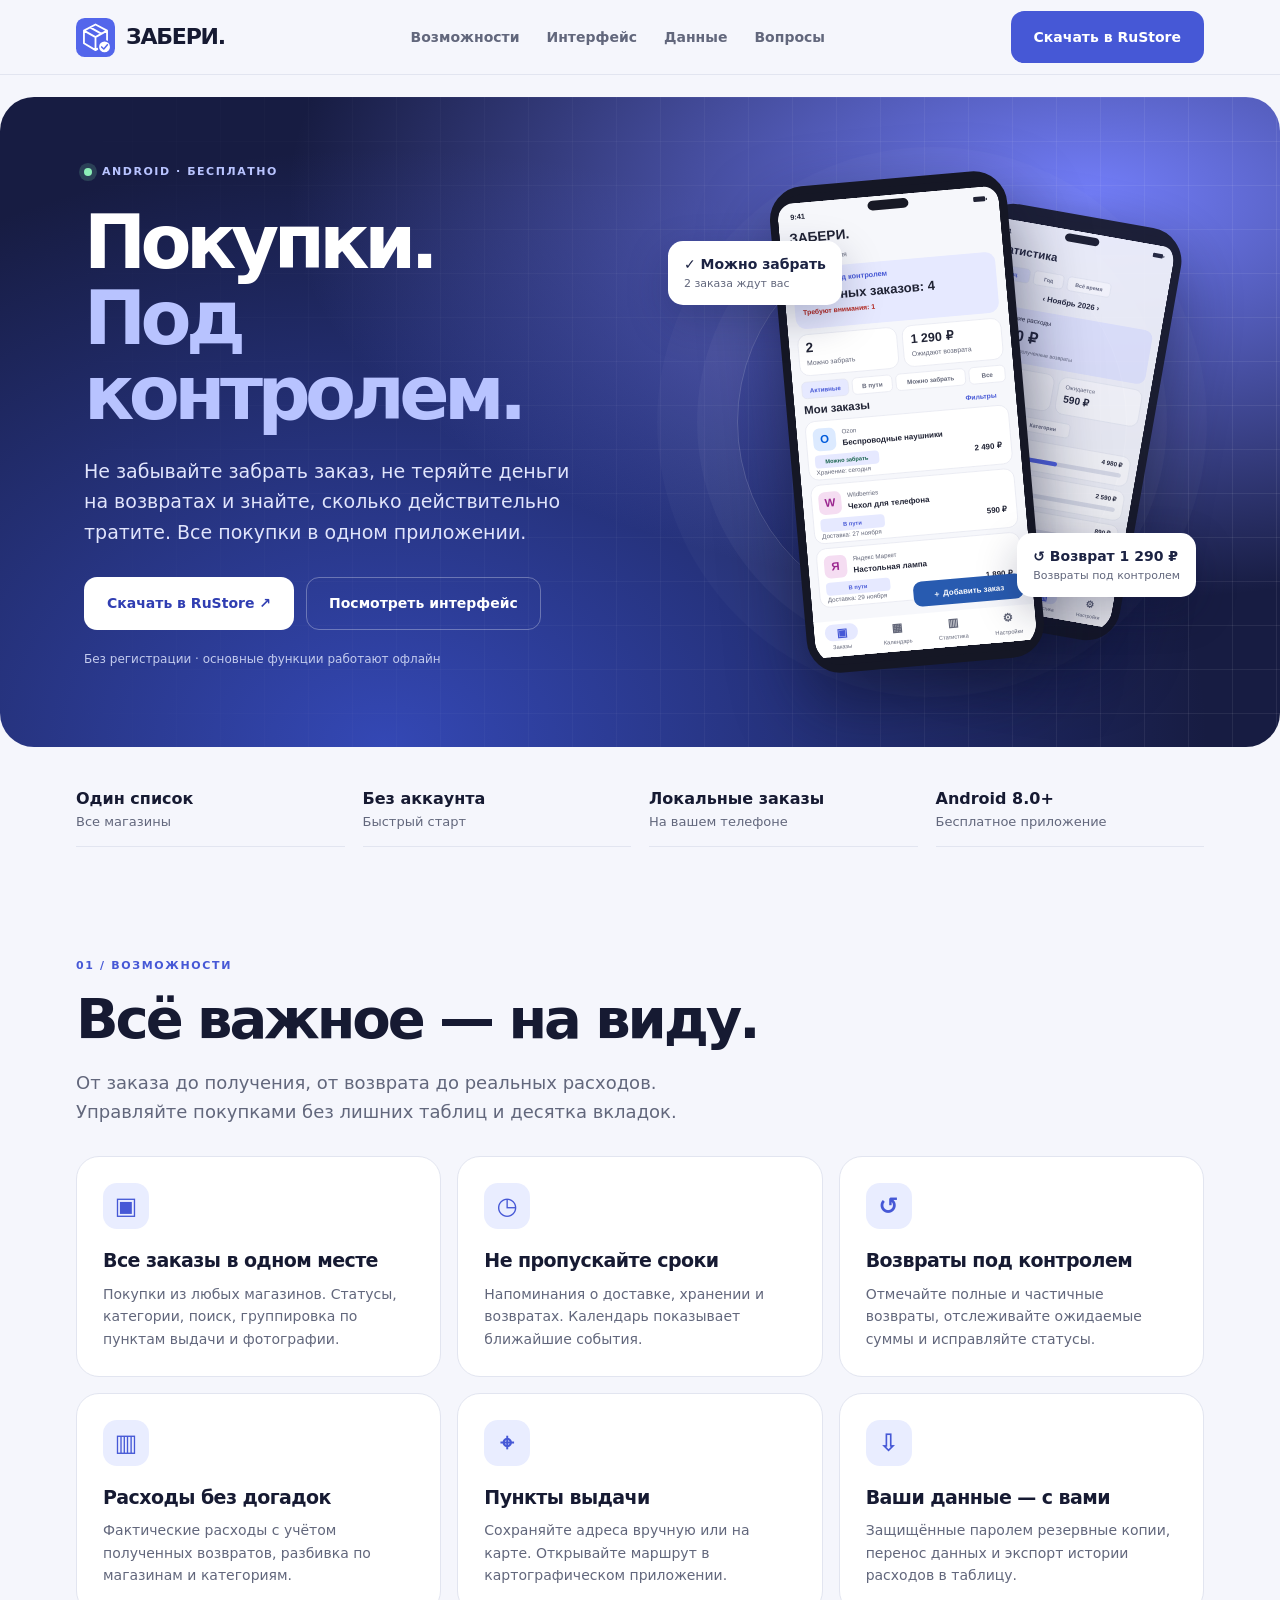
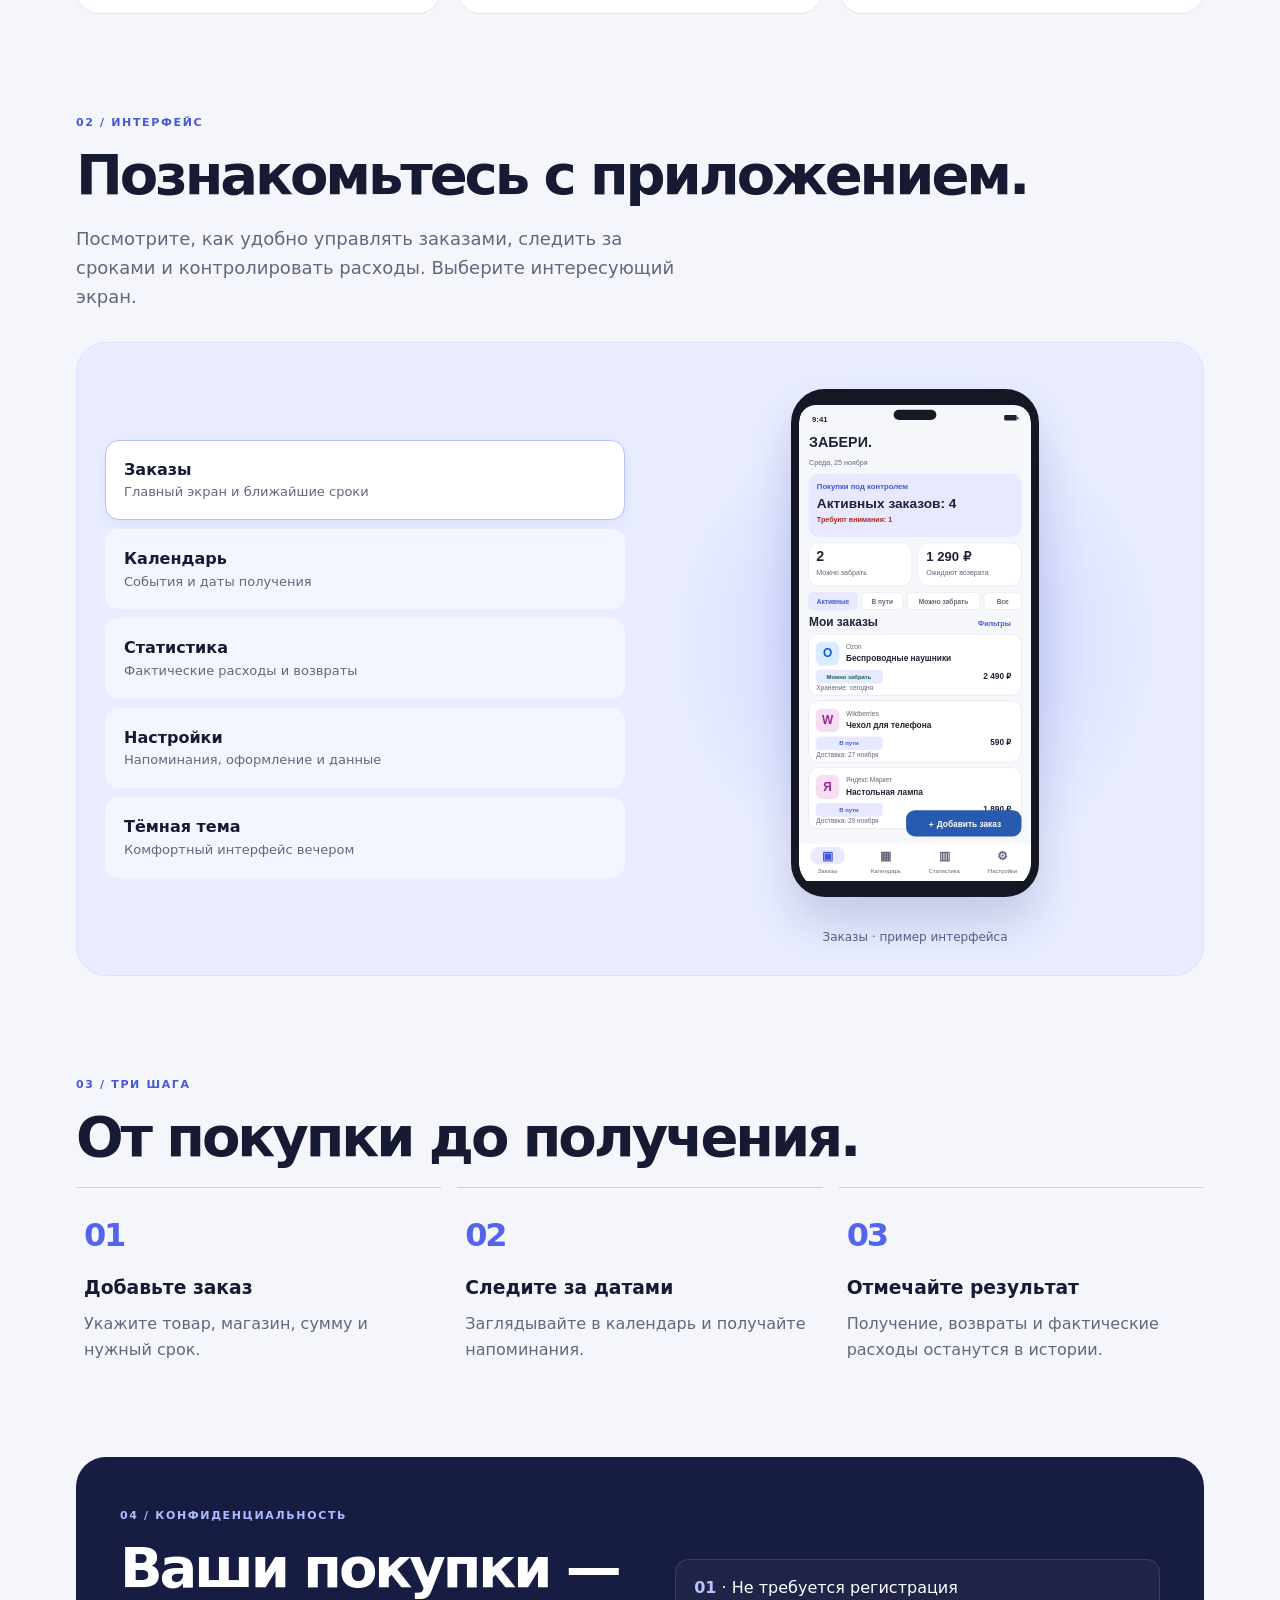
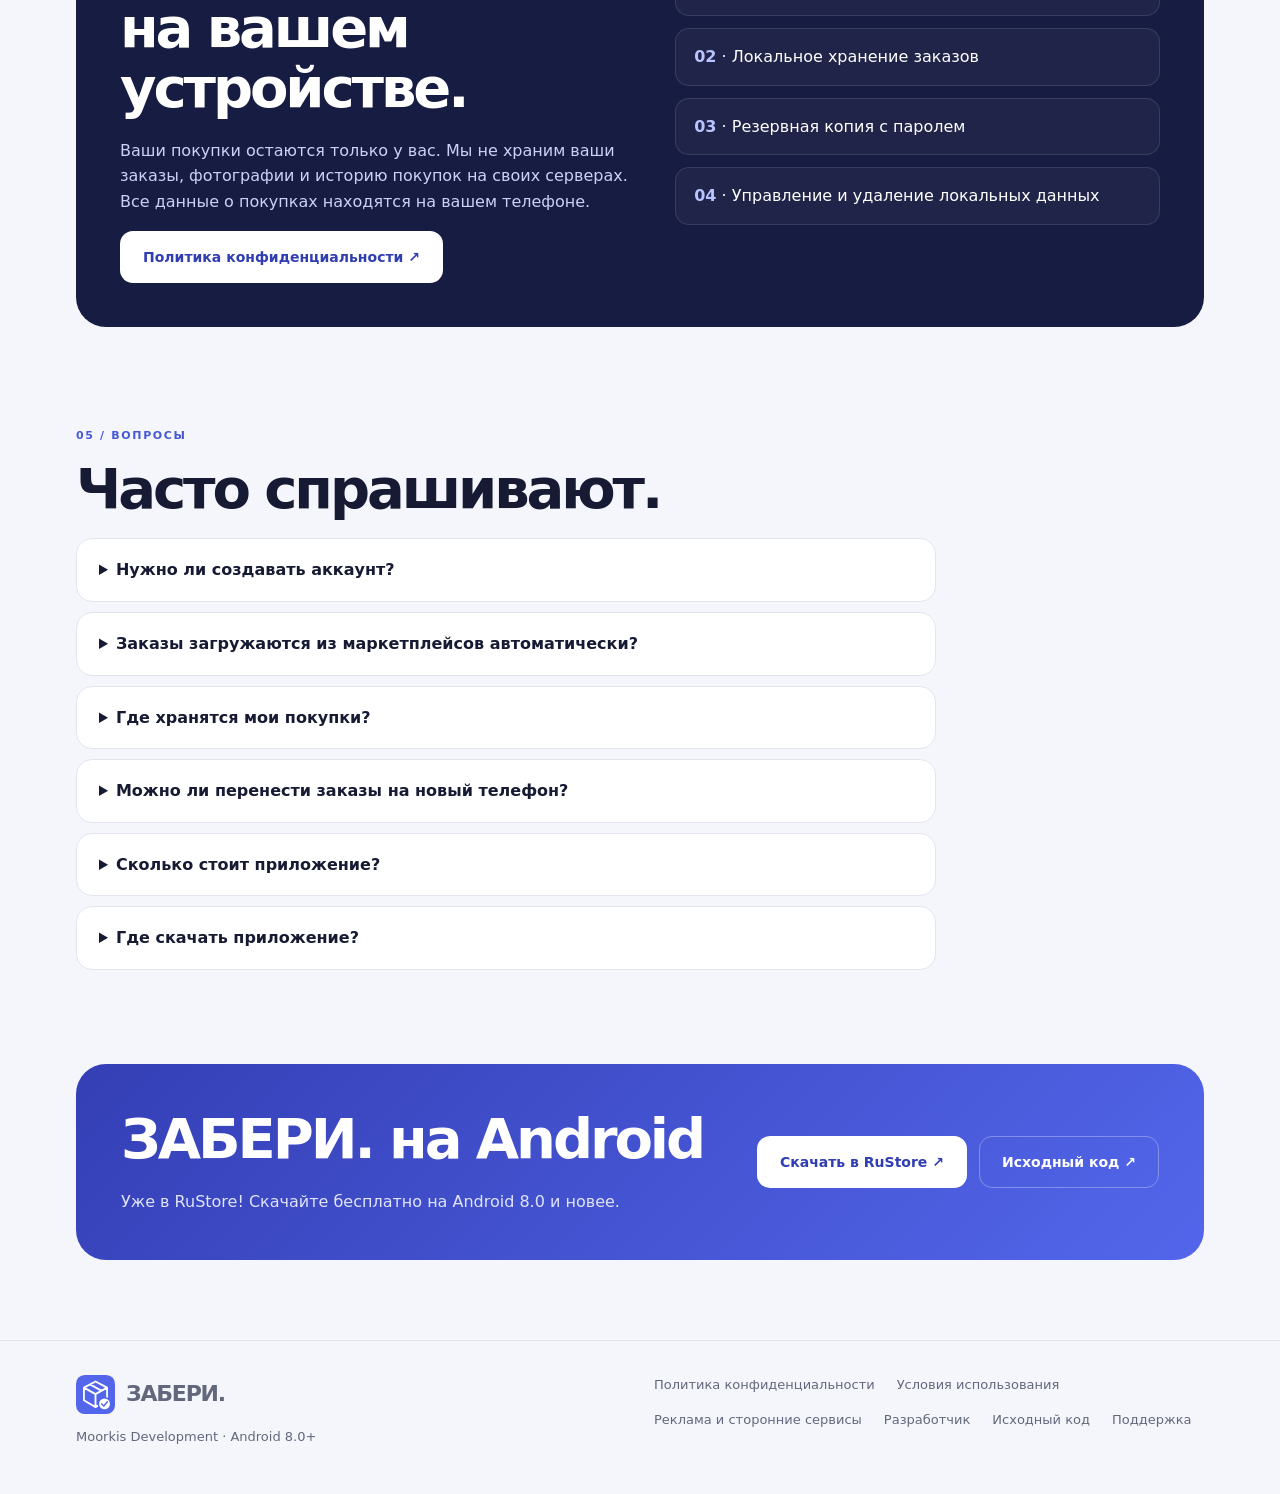
<file: index.html>
<!doctype html><html lang="ru"><head><meta charset="utf-8"><meta name="viewport" content="width=device-width,initial-scale=1"><meta name="description" content="Бесплатное Android-приложение для учёта заказов, сроков, возвратов и расходов."><meta name="theme-color" content="#f5f6fc"><meta property="og:title" content="ЗАБЕРИ. — все покупки под контролем"><meta property="og:description" content="Бесплатное Android-приложение для учёта заказов, сроков, возвратов и расходов."><meta property="og:image" content="https://epbloger.github.io/zaberi/assets/cover.svg"><title>ЗАБЕРИ. — все покупки под контролем</title><link rel="icon" type="image/svg+xml" href="assets/icon.svg"><link rel="stylesheet" href="assets/site.css"></head><body><a class="skip" href="#main">К содержимому</a><header class="nav"><div class="wrap"><a class="brand" href="./" aria-label="ЗАБЕРИ. — главная"><img src="assets/icon.svg" alt="">ЗАБЕРИ.</a><nav class="navlinks" aria-label="Разделы сайта"><a href="./#features">Возможности</a><a href="./#screens">Интерфейс</a><a href="./#privacy">Данные</a><a href="./#faq">Вопросы</a></nav><a class="btn primary" href="https://www.rustore.ru/catalog/app/ru.epbloger.zaberi">Скачать в RuStore</a></div></header><main id="main"><section class="hero"><div class="wrap"><div><div class="eyebrow"><span class="dot"></span> Android · бесплатно</div><h1>Покупки.<br><span>Под контролем.</span></h1><p class="lead">Не забывайте забрать заказ, не теряйте деньги на возвратах и знайте, сколько действительно тратите. Все покупки в одном приложении.</p><div class="actions"><a class="btn light" href="https://www.rustore.ru/catalog/app/ru.epbloger.zaberi">Скачать в RuStore ↗</a><a class="btn outline" href="#screens">Посмотреть интерфейс</a></div><p class="note">Без регистрации · основные функции работают офлайн</p></div><div class="visual" aria-label="Пример интерфейса приложения"><div class="orb"></div><div class="phone back"><img src="assets/stats.svg" alt="Демонстрация статистики расходов" width="390" height="800"></div><div class="phone front"><img src="assets/orders.svg" alt="Демонстрация списка заказов" width="390" height="800"></div><div class="bubble b1">✓ Можно забрать<small>2 заказа ждут вас</small></div><div class="bubble b2">↺ Возврат 1 290 ₽<small>Возвраты под контролем</small></div></div></div></section><div class="wrap"><div class="trust"><div><b>Один список</b>Все магазины</div><div><b>Без аккаунта</b>Быстрый старт</div><div><b>Локальные заказы</b>На вашем телефоне</div><div><b>Android 8.0+</b>Бесплатное приложение</div></div><section class="section reveal" id="features"><span class="kicker">01 / Возможности</span><h2>Всё важное — на виду.</h2><p class="intro">От заказа до получения, от возврата до реальных расходов. Управляйте покупками без лишних таблиц и десятка вкладок.</p><div class="grid"><article class="tile"><span class="tile-icon" aria-hidden="true">▣</span><h3>Все заказы в одном месте</h3><p>Покупки из любых магазинов. Статусы, категории, поиск, группировка по пунктам выдачи и фотографии.</p></article><article class="tile"><span class="tile-icon" aria-hidden="true">◷</span><h3>Не пропускайте сроки</h3><p>Напоминания о доставке, хранении и возвратах. Календарь показывает ближайшие события.</p></article><article class="tile"><span class="tile-icon" aria-hidden="true">↺</span><h3>Возвраты под контролем</h3><p>Отмечайте полные и частичные возвраты, отслеживайте ожидаемые суммы и исправляйте статусы.</p></article><article class="tile"><span class="tile-icon" aria-hidden="true">▥</span><h3>Расходы без догадок</h3><p>Фактические расходы с учётом полученных возвратов, разбивка по магазинам и категориям.</p></article><article class="tile"><span class="tile-icon" aria-hidden="true">⌖</span><h3>Пункты выдачи</h3><p>Сохраняйте адреса вручную или на карте. Открывайте маршрут в картографическом приложении.</p></article><article class="tile"><span class="tile-icon" aria-hidden="true">⇩</span><h3>Ваши данные — с вами</h3><p>Защищённые паролем резервные копии, перенос данных и экспорт истории расходов в таблицу.</p></article></div></section><section class="section reveal" id="screens"><span class="kicker">02 / Интерфейс</span><h2>Познакомьтесь с приложением.</h2><p class="intro">Посмотрите, как удобно управлять заказами, следить за сроками и контролировать расходы. Выберите интересующий экран.</p><div class="gallery"><div class="tabs" aria-label="Выбор экрана"><button class="tab" type="button" data-screen="orders" aria-pressed="true">Заказы<span>Главный экран и ближайшие сроки</span></button><button class="tab" type="button" data-screen="calendar" aria-pressed="false">Календарь<span>События и даты получения</span></button><button class="tab" type="button" data-screen="stats" aria-pressed="false">Статистика<span>Фактические расходы и возвраты</span></button><button class="tab" type="button" data-screen="settings" aria-pressed="false">Настройки<span>Напоминания, оформление и данные</span></button><button class="tab" type="button" data-screen="dark" aria-pressed="false">Тёмная тема<span>Комфортный интерфейс вечером</span></button><noscript><p>Другие демонстрации: <a href="assets/calendar.svg">календарь</a> · <a href="assets/stats.svg">статистика</a> · <a href="assets/dark.svg">тёмная тема</a>.</p></noscript></div><div><div class="display"><div class="phone"><img id="demo" src="assets/orders.svg" width="390" height="800" alt="Демонстрация: заказы"></div></div><p class="demo-note" id="demo-caption" aria-live="polite">Заказы · пример интерфейса</p></div></div></section><section class="section reveal"><span class="kicker">03 / Три шага</span><h2>От покупки до получения.</h2><div class="steps"><article class="step"><strong>01</strong><h3>Добавьте заказ</h3><p>Укажите товар, магазин, сумму и нужный срок.</p></article><article class="step"><strong>02</strong><h3>Следите за датами</h3><p>Заглядывайте в календарь и получайте напоминания.</p></article><article class="step"><strong>03</strong><h3>Отмечайте результат</h3><p>Получение, возвраты и фактические расходы останутся в истории.</p></article></div></section><section class="section reveal" id="privacy"><div class="privacy"><div><span class="kicker">04 / Конфиденциальность</span><h2>Ваши покупки — на вашем устройстве.</h2><p>Ваши покупки остаются только у вас. Мы не храним ваши заказы, фотографии и историю покупок на своих серверах. Все данные о покупках находятся на вашем телефоне.</p><a class="btn light" href="privacy.html">Политика конфиденциальности ↗</a></div><div class="privacy-list"><div><b>01</b> · Не требуется регистрация</div><div><b>02</b> · Локальное хранение заказов</div><div><b>03</b> · Резервная копия с паролем</div><div><b>04</b> · Управление и удаление локальных данных</div></div></div></section><section class="section reveal" id="faq"><span class="kicker">05 / Вопросы</span><h2>Часто спрашивают.</h2><div class="faq"><details><summary>Нужно ли создавать аккаунт?</summary><p>Нет. Для основных функций не нужны регистрация и интернет.</p></details><details><summary>Заказы загружаются из маркетплейсов автоматически?</summary><p>Нет. Вы самостоятельно добавляете и обновляете информацию. Приложение не подключается к аккаунтам магазинов и банков.</p></details><details><summary>Где хранятся мои покупки?</summary><p>На вашем телефоне. Ваши заказы и история покупок не хранятся на наших серверах. Подробнее — в политике конфиденциальности.</p></details><details><summary>Можно ли перенести заказы на новый телефон?</summary><p>Да. Создайте резервную копию с паролем и восстановите её на другом устройстве. Храните пароль отдельно.</p></details><details><summary>Сколько стоит приложение?</summary><p>Да, приложение бесплатное. В нём есть реклама.</p></details><details><summary>Где скачать приложение?</summary><p>ЗАБЕРИ. уже доступно в RuStore. <a href="https://www.rustore.ru/catalog/app/ru.epbloger.zaberi">Открыть карточку приложения</a>.</p></details></div></section><section class="section reveal" id="download"><div class="cta"><div><h2>ЗАБЕРИ. на Android</h2><p>Уже в RuStore! Скачайте бесплатно на Android 8.0 и новее.</p></div><div class="actions"><a class="btn light" href="https://www.rustore.ru/catalog/app/ru.epbloger.zaberi">Скачать в RuStore ↗</a><a class="btn outline" href="https://github.com/epbloger/zaberi/tree/main">Исходный код ↗</a></div></div></section></div></main><footer class="footer"><div class="wrap footer-grid"><div><a class="brand" href="./"><img src="assets/icon.svg" alt="">ЗАБЕРИ.</a><p>Moorkis Development · Android 8.0+</p></div><div class="footer-links"><a href="privacy.html">Политика конфиденциальности</a><a href="terms.html">Условия использования</a><a href="ads.html">Реклама и сторонние сервисы</a><a href="developer.html">Разработчик</a><a href="https://github.com/epbloger/zaberi/tree/main">Исходный код</a><a href="mailto:helpmoorkis@yandex.ru">Поддержка</a></div></div></footer><script src="assets/site.js" defer></script></body></html>
</file>
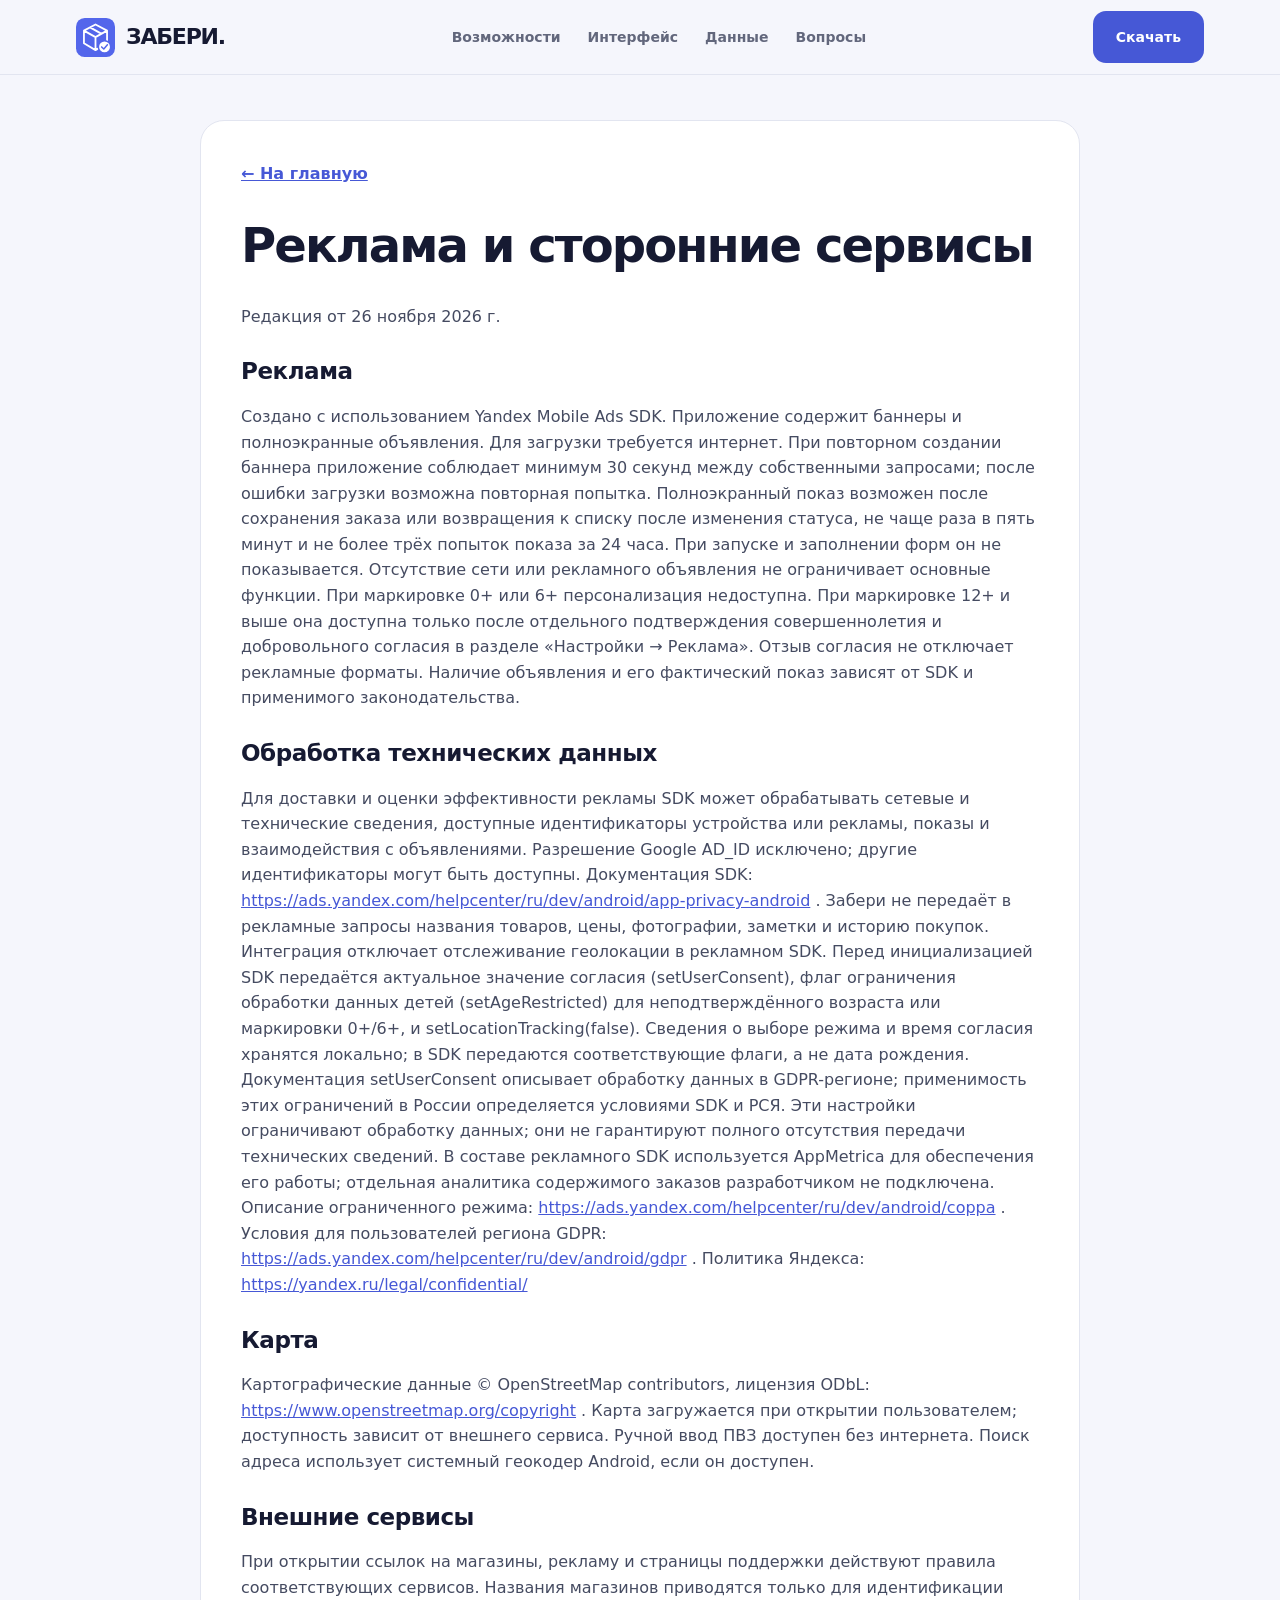
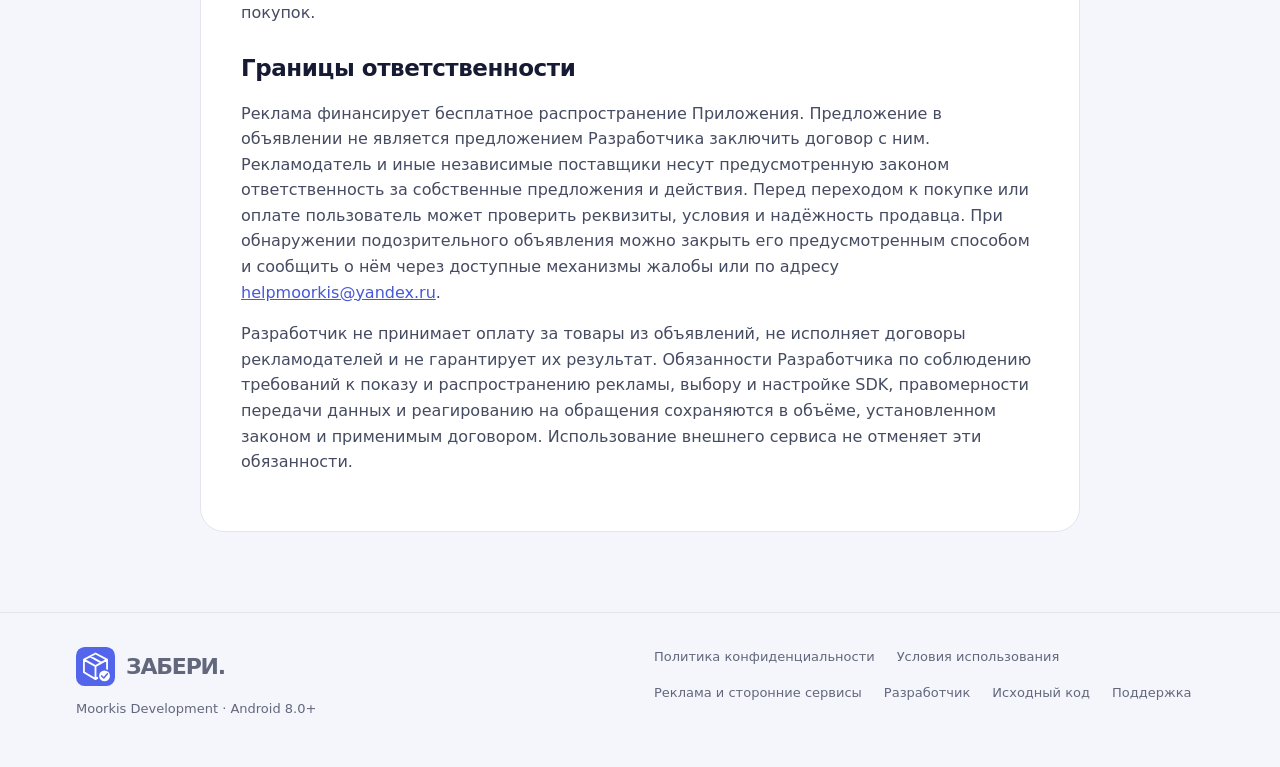
<file: ads.html>
<!doctype html><html lang="ru"><head><meta charset="utf-8"><meta name="viewport" content="width=device-width,initial-scale=1"><meta name="description" content="Реклама и сторонние сервисы приложения ЗАБЕРИ."><meta name="theme-color" content="#f5f6fc"><meta property="og:title" content="Реклама и сторонние сервисы — ЗАБЕРИ."><meta property="og:description" content="Реклама и сторонние сервисы приложения ЗАБЕРИ."><meta property="og:image" content="https://epbloger.github.io/zaberi/assets/cover.svg"><title>Реклама и сторонние сервисы — ЗАБЕРИ.</title><link rel="icon" type="image/svg+xml" href="assets/icon.svg"><link rel="stylesheet" href="assets/site.css"></head><body><a class="skip" href="#main">К содержимому</a><header class="nav"><div class="wrap"><a class="brand" href="./" aria-label="ЗАБЕРИ. — главная"><img src="assets/icon.svg" alt="">ЗАБЕРИ.</a><nav class="navlinks" aria-label="Разделы сайта"><a href="./#features">Возможности</a><a href="./#screens">Интерфейс</a><a href="./#privacy">Данные</a><a href="./#faq">Вопросы</a></nav><a class="btn primary" href="./#download">Скачать</a></div></header><main id="main" class="legal"><a class="backlink" href="./">← На главную</a><h1>Реклама и сторонние сервисы</h1><p>Редакция от 26 ноября 2026 г.</p><h2>Реклама</h2><p>Создано с использованием Yandex Mobile Ads SDK. Приложение содержит баннеры и полноэкранные объявления. Для загрузки требуется интернет. При повторном создании баннера приложение соблюдает минимум 30 секунд между собственными запросами; после ошибки загрузки возможна повторная попытка. Полноэкранный показ возможен после сохранения заказа или возвращения к списку после изменения статуса, не чаще раза в пять минут и не более трёх попыток показа за 24 часа. При запуске и заполнении форм он не показывается. Отсутствие сети или рекламного объявления не ограничивает основные функции. При маркировке 0+ или 6+ персонализация недоступна. При маркировке 12+ и выше она доступна только после отдельного подтверждения совершеннолетия и добровольного согласия в разделе «Настройки → Реклама». Отзыв согласия не отключает рекламные форматы. Наличие объявления и его фактический показ зависят от SDK и применимого законодательства.</p><h2>Обработка технических данных</h2><p>Для доставки и оценки эффективности рекламы SDK может обрабатывать сетевые и технические сведения, доступные идентификаторы устройства или рекламы, показы и взаимодействия с объявлениями. Разрешение Google AD_ID исключено; другие идентификаторы могут быть доступны. Документация SDK: <a href="https://ads.yandex.com/helpcenter/ru/dev/android/app-privacy-android">https://ads.yandex.com/helpcenter/ru/dev/android/app-privacy-android</a> . Забери не передаёт в рекламные запросы названия товаров, цены, фотографии, заметки и историю покупок. Интеграция отключает отслеживание геолокации в рекламном SDK. Перед инициализацией SDK передаётся актуальное значение согласия (setUserConsent), флаг ограничения обработки данных детей (setAgeRestricted) для неподтверждённого возраста или маркировки 0+/6+, и setLocationTracking(false). Сведения о выборе режима и время согласия хранятся локально; в SDK передаются соответствующие флаги, а не дата рождения. Документация setUserConsent описывает обработку данных в GDPR-регионе; применимость этих ограничений в России определяется условиями SDK и РСЯ. Эти настройки ограничивают обработку данных; они не гарантируют полного отсутствия передачи технических сведений. В составе рекламного SDK используется AppMetrica для обеспечения его работы; отдельная аналитика содержимого заказов разработчиком не подключена. Описание ограниченного режима: <a href="https://ads.yandex.com/helpcenter/ru/dev/android/coppa">https://ads.yandex.com/helpcenter/ru/dev/android/coppa</a> . Условия для пользователей региона GDPR: <a href="https://ads.yandex.com/helpcenter/ru/dev/android/gdpr">https://ads.yandex.com/helpcenter/ru/dev/android/gdpr</a> . Политика Яндекса: <a href="https://yandex.ru/legal/confidential/">https://yandex.ru/legal/confidential/</a></p><h2>Карта</h2><p>Картографические данные © OpenStreetMap contributors, лицензия ODbL: <a href="https://www.openstreetmap.org/copyright">https://www.openstreetmap.org/copyright</a> . Карта загружается при открытии пользователем; доступность зависит от внешнего сервиса. Ручной ввод ПВЗ доступен без интернета. Поиск адреса использует системный геокодер Android, если он доступен.</p><h2>Внешние сервисы</h2><p>При открытии ссылок на магазины, рекламу и страницы поддержки действуют правила соответствующих сервисов. Названия магазинов приводятся только для идентификации покупок.</p><h2>Границы ответственности</h2><p>Реклама финансирует бесплатное распространение Приложения. Предложение в объявлении не является предложением Разработчика заключить договор с ним. Рекламодатель и иные независимые поставщики несут предусмотренную законом ответственность за собственные предложения и действия. Перед переходом к покупке или оплате пользователь может проверить реквизиты, условия и надёжность продавца. При обнаружении подозрительного объявления можно закрыть его предусмотренным способом и сообщить о нём через доступные механизмы жалобы или по адресу <a href="mailto:helpmoorkis@yandex.ru">helpmoorkis@yandex.ru</a>.</p><p>Разработчик не принимает оплату за товары из объявлений, не исполняет договоры рекламодателей и не гарантирует их результат. Обязанности Разработчика по соблюдению требований к показу и распространению рекламы, выбору и настройке SDK, правомерности передачи данных и реагированию на обращения сохраняются в объёме, установленном законом и применимым договором. Использование внешнего сервиса не отменяет эти обязанности.</p></main><footer class="footer"><div class="wrap footer-grid"><div><a class="brand" href="./"><img src="assets/icon.svg" alt="">ЗАБЕРИ.</a><p>Moorkis Development · Android 8.0+</p></div><div class="footer-links"><a href="privacy.html">Политика конфиденциальности</a><a href="terms.html">Условия использования</a><a href="ads.html">Реклама и сторонние сервисы</a><a href="developer.html">Разработчик</a><a href="https://github.com/epbloger/zaberi/tree/release-1.0-dev">Исходный код</a><a href="mailto:helpmoorkis@yandex.ru">Поддержка</a></div></div></footer></body></html>
</file>
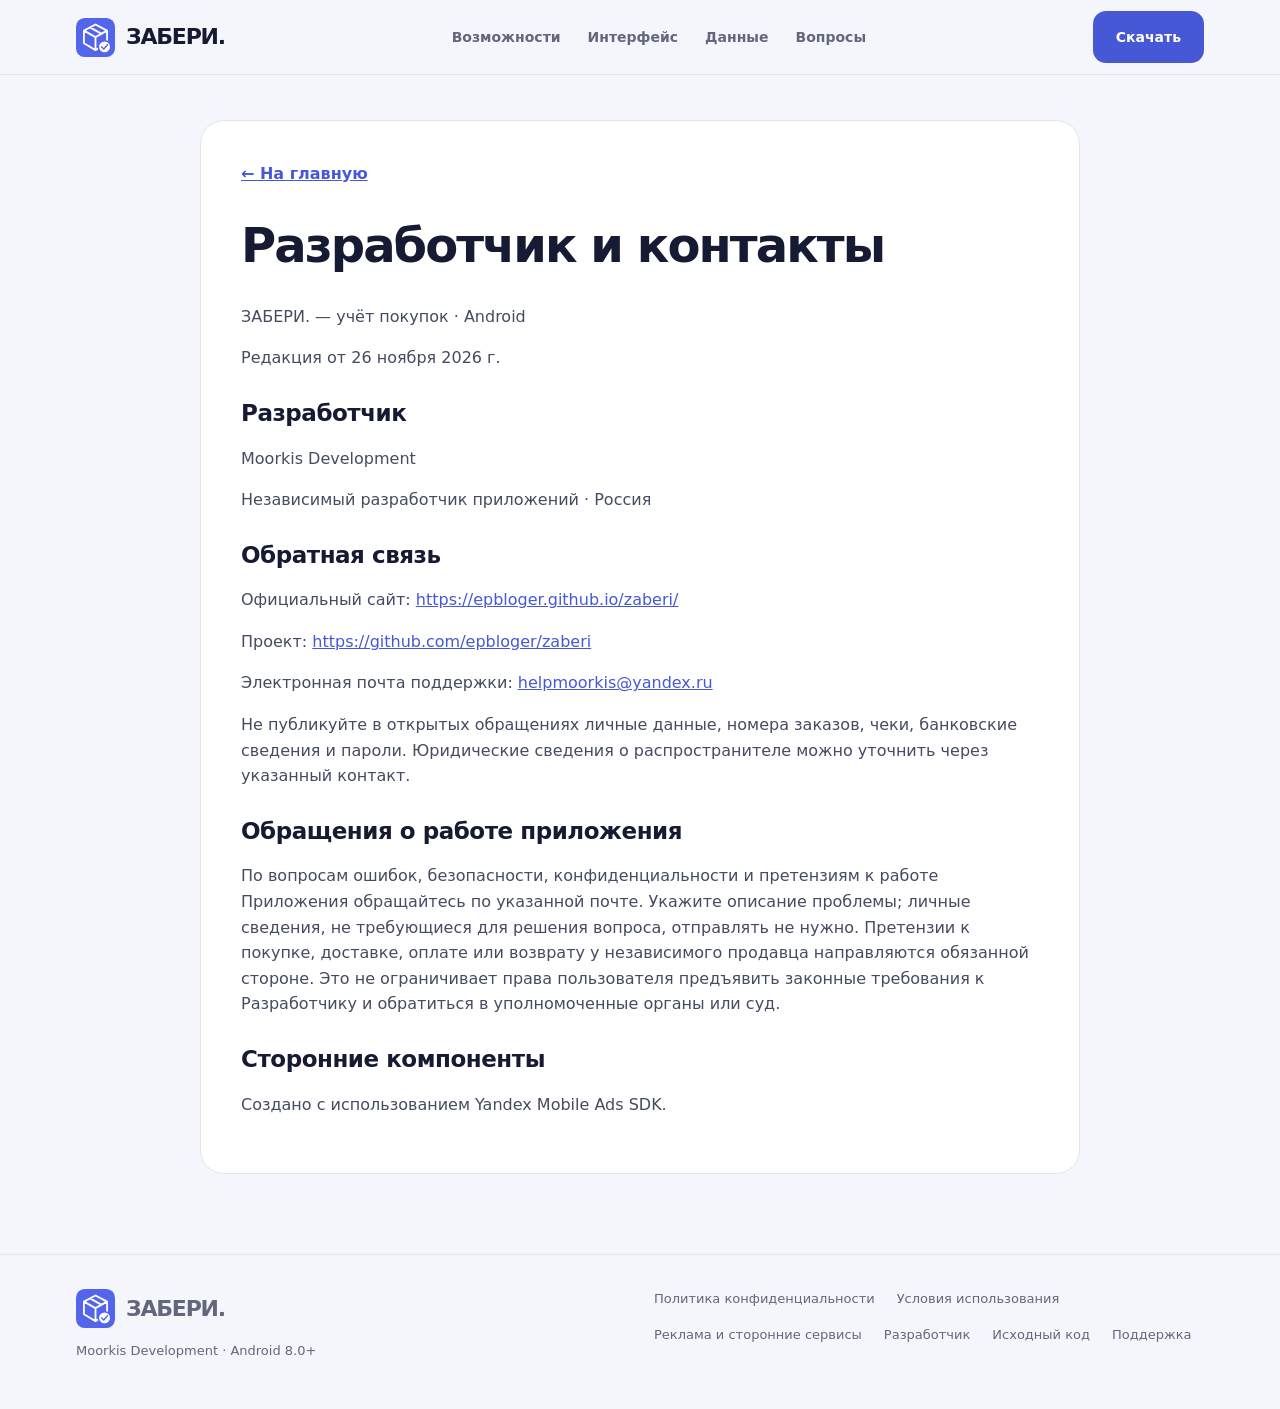
<file: developer.html>
<!doctype html><html lang="ru"><head><meta charset="utf-8"><meta name="viewport" content="width=device-width,initial-scale=1"><meta name="description" content="Разработчик и контакты приложения ЗАБЕРИ."><meta name="theme-color" content="#f5f6fc"><meta property="og:title" content="Разработчик и контакты — ЗАБЕРИ."><meta property="og:description" content="Разработчик и контакты приложения ЗАБЕРИ."><meta property="og:image" content="https://epbloger.github.io/zaberi/assets/cover.svg"><title>Разработчик и контакты — ЗАБЕРИ.</title><link rel="icon" type="image/svg+xml" href="assets/icon.svg"><link rel="stylesheet" href="assets/site.css"></head><body><a class="skip" href="#main">К содержимому</a><header class="nav"><div class="wrap"><a class="brand" href="./" aria-label="ЗАБЕРИ. — главная"><img src="assets/icon.svg" alt="">ЗАБЕРИ.</a><nav class="navlinks" aria-label="Разделы сайта"><a href="./#features">Возможности</a><a href="./#screens">Интерфейс</a><a href="./#privacy">Данные</a><a href="./#faq">Вопросы</a></nav><a class="btn primary" href="./#download">Скачать</a></div></header><main id="main" class="legal"><a class="backlink" href="./">← На главную</a><h1>Разработчик и контакты</h1><p>ЗАБЕРИ. — учёт покупок · Android</p><p>Редакция от 26 ноября 2026 г.</p><h2>Разработчик</h2><p>Moorkis Development</p><p>Независимый разработчик приложений · Россия</p><h2>Обратная связь</h2><p>Официальный сайт: <a href="https://epbloger.github.io/zaberi/">https://epbloger.github.io/zaberi/</a></p><p>Проект: <a href="https://github.com/epbloger/zaberi">https://github.com/epbloger/zaberi</a></p><p>Электронная почта поддержки: <a href="mailto:helpmoorkis@yandex.ru">helpmoorkis@yandex.ru</a></p><p>Не публикуйте в открытых обращениях личные данные, номера заказов, чеки, банковские сведения и пароли. Юридические сведения о распространителе можно уточнить через указанный контакт.</p><h2>Обращения о работе приложения</h2><p>По вопросам ошибок, безопасности, конфиденциальности и претензиям к работе Приложения обращайтесь по указанной почте. Укажите описание проблемы; личные сведения, не требующиеся для решения вопроса, отправлять не нужно. Претензии к покупке, доставке, оплате или возврату у независимого продавца направляются обязанной стороне. Это не ограничивает права пользователя предъявить законные требования к Разработчику и обратиться в уполномоченные органы или суд.</p><h2>Сторонние компоненты</h2><p>Создано с использованием Yandex Mobile Ads SDK.</p></main><footer class="footer"><div class="wrap footer-grid"><div><a class="brand" href="./"><img src="assets/icon.svg" alt="">ЗАБЕРИ.</a><p>Moorkis Development · Android 8.0+</p></div><div class="footer-links"><a href="privacy.html">Политика конфиденциальности</a><a href="terms.html">Условия использования</a><a href="ads.html">Реклама и сторонние сервисы</a><a href="developer.html">Разработчик</a><a href="https://github.com/epbloger/zaberi/tree/release-1.0-dev">Исходный код</a><a href="mailto:helpmoorkis@yandex.ru">Поддержка</a></div></div></footer></body></html>
</file>
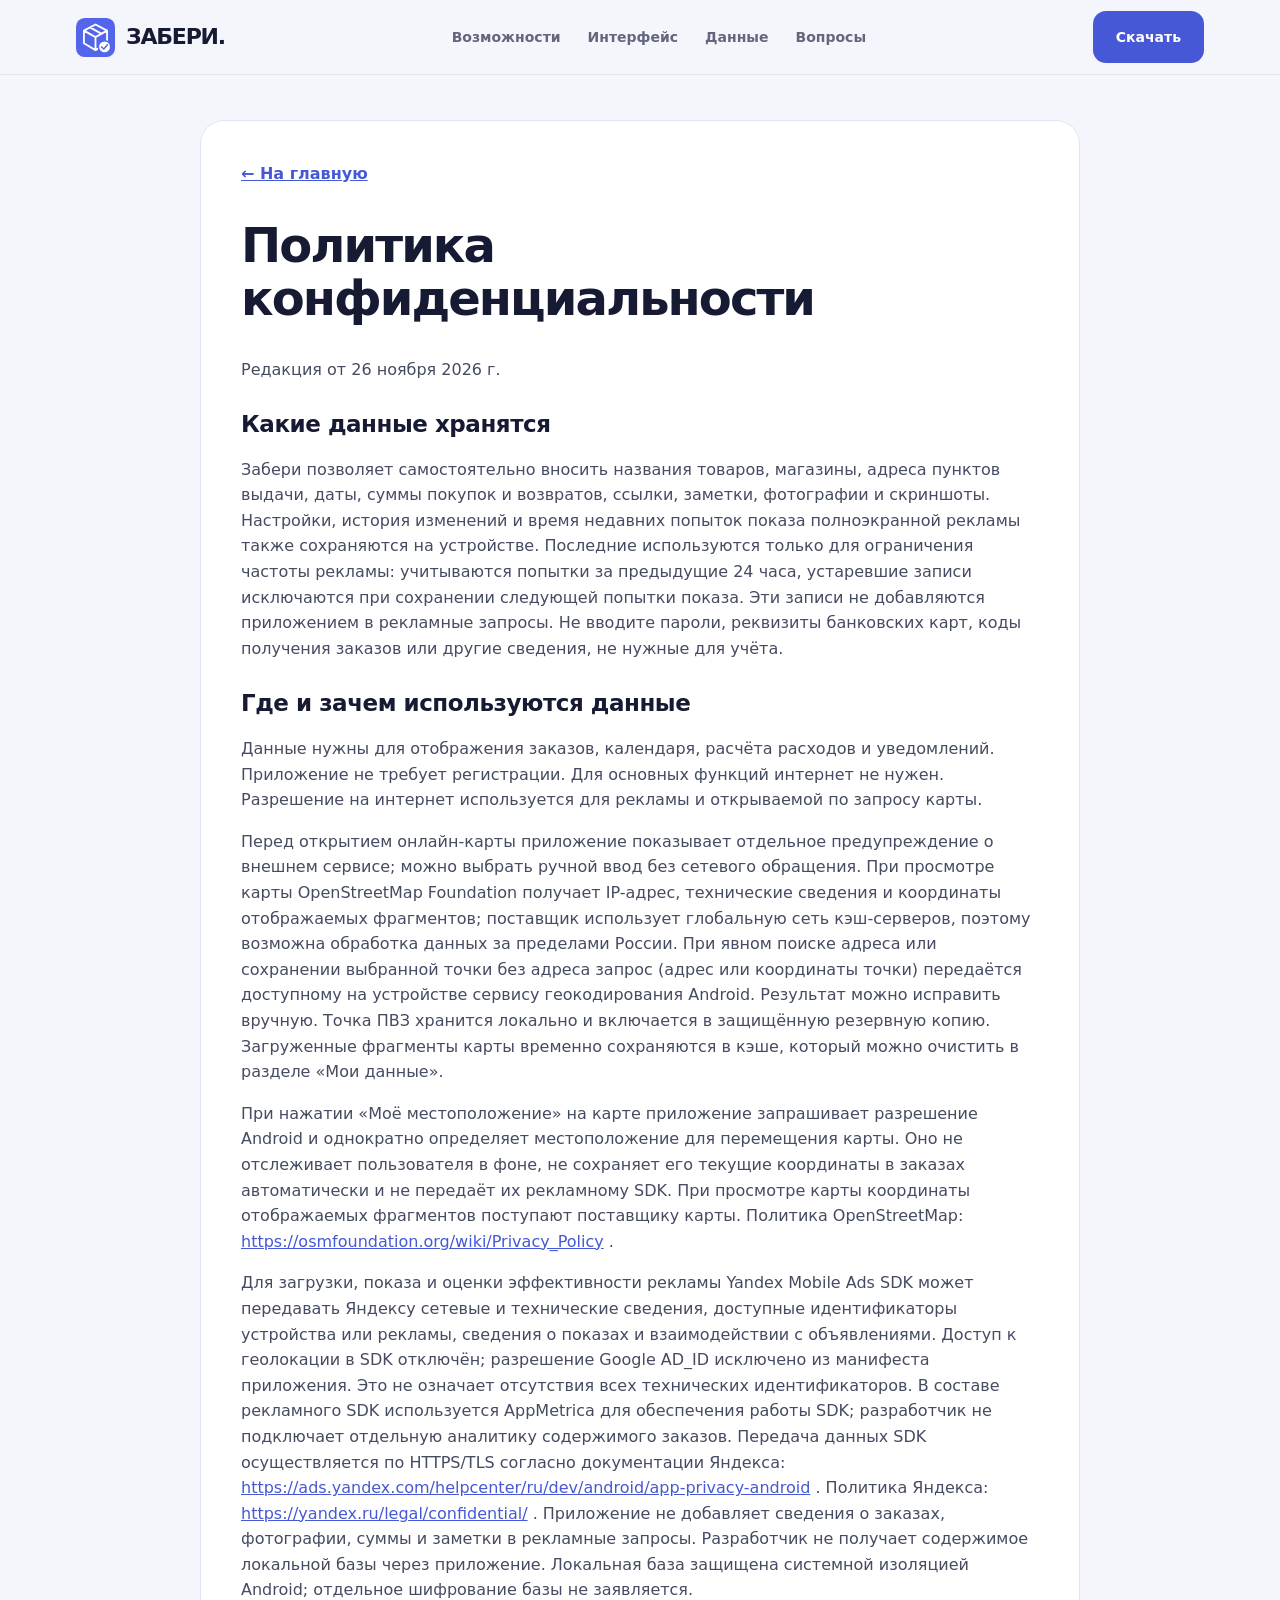
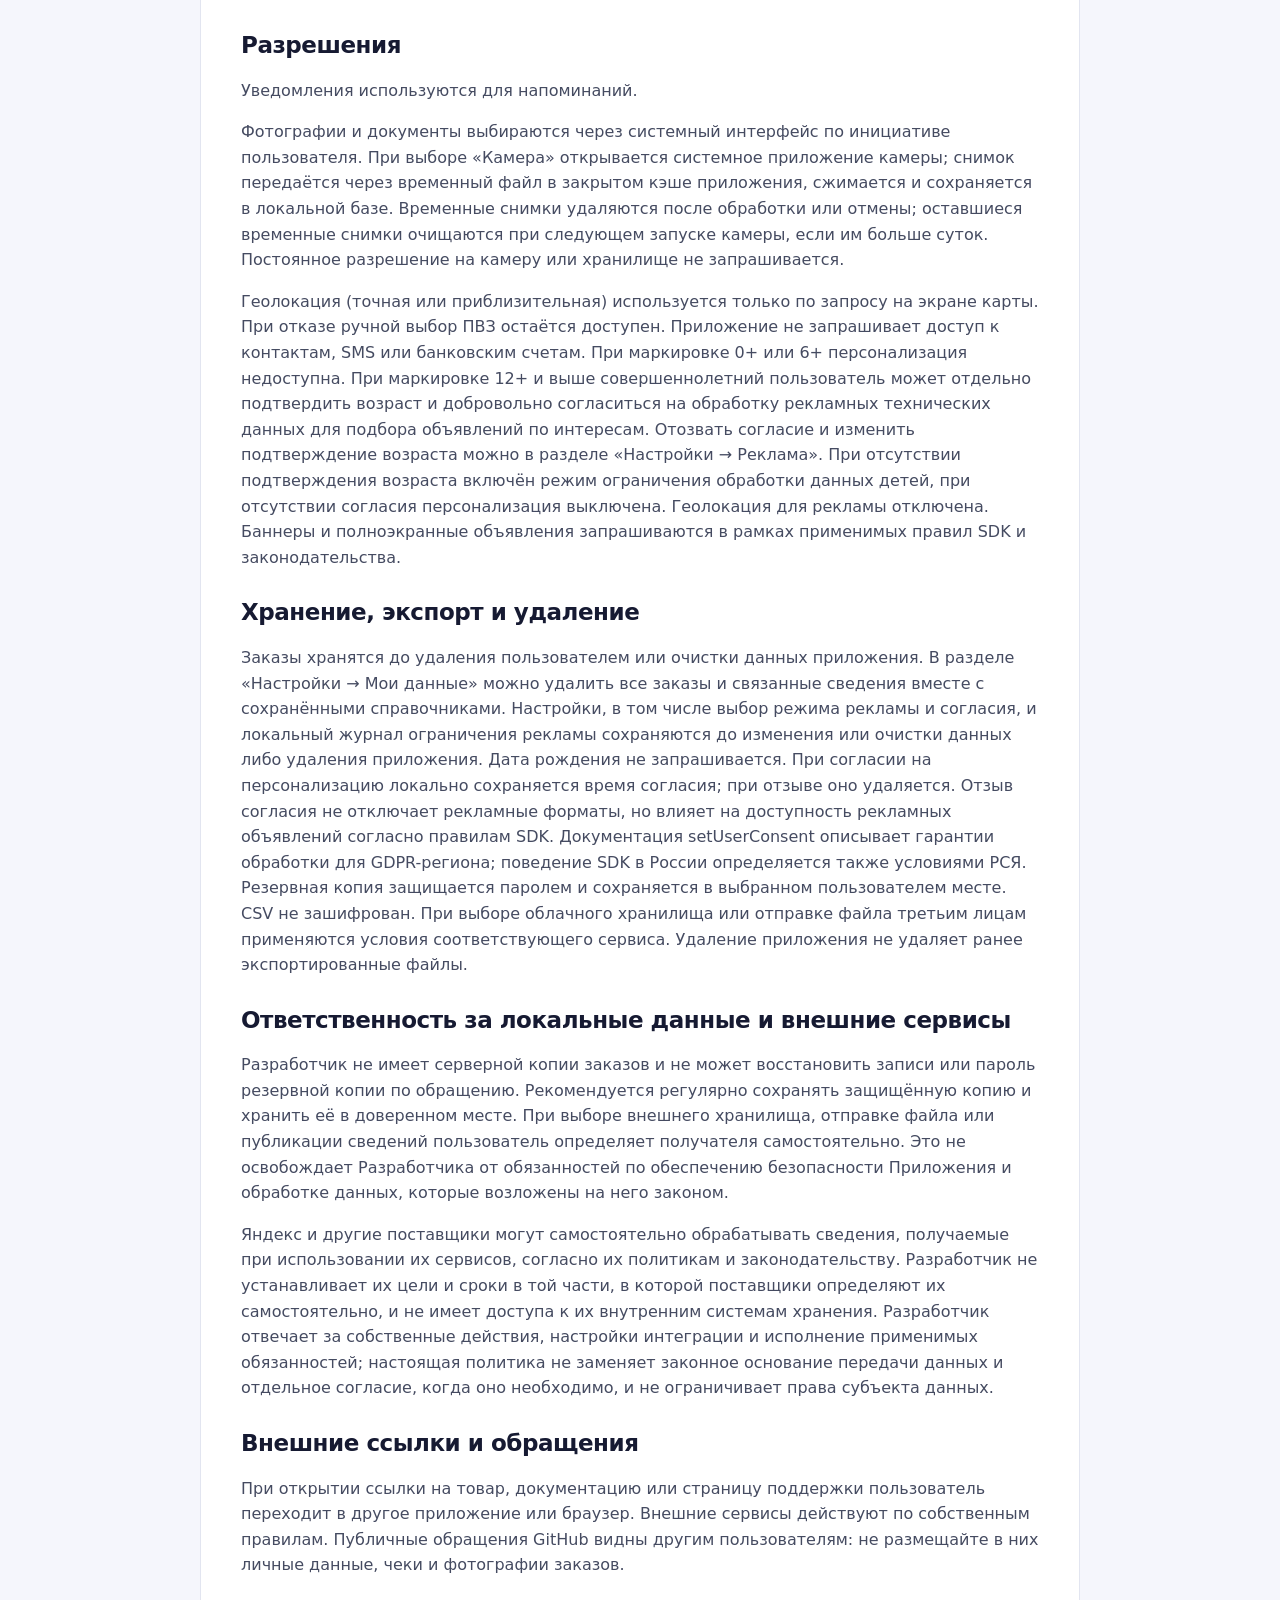
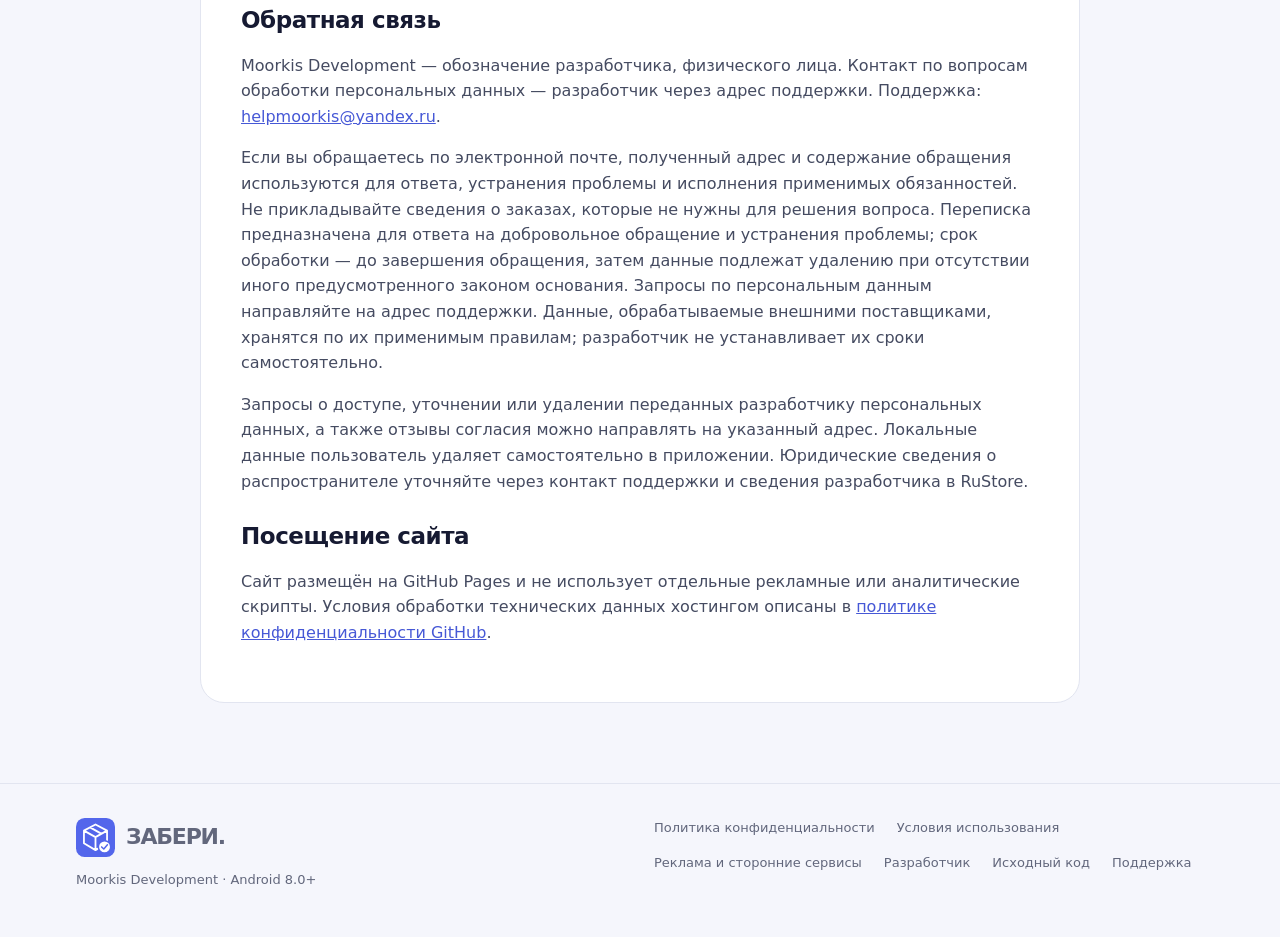
<file: privacy.html>
<!doctype html><html lang="ru"><head><meta charset="utf-8"><meta name="viewport" content="width=device-width,initial-scale=1"><meta name="description" content="Политика конфиденциальности приложения ЗАБЕРИ."><meta name="theme-color" content="#f5f6fc"><meta property="og:title" content="Политика конфиденциальности — ЗАБЕРИ."><meta property="og:description" content="Политика конфиденциальности приложения ЗАБЕРИ."><meta property="og:image" content="https://epbloger.github.io/zaberi/assets/cover.svg"><title>Политика конфиденциальности — ЗАБЕРИ.</title><link rel="icon" type="image/svg+xml" href="assets/icon.svg"><link rel="stylesheet" href="assets/site.css"></head><body><a class="skip" href="#main">К содержимому</a><header class="nav"><div class="wrap"><a class="brand" href="./" aria-label="ЗАБЕРИ. — главная"><img src="assets/icon.svg" alt="">ЗАБЕРИ.</a><nav class="navlinks" aria-label="Разделы сайта"><a href="./#features">Возможности</a><a href="./#screens">Интерфейс</a><a href="./#privacy">Данные</a><a href="./#faq">Вопросы</a></nav><a class="btn primary" href="./#download">Скачать</a></div></header><main id="main" class="legal"><a class="backlink" href="./">← На главную</a><h1>Политика конфиденциальности</h1><p>Редакция от 26 ноября 2026 г.</p><h2>Какие данные хранятся</h2><p>Забери позволяет самостоятельно вносить названия товаров, магазины, адреса пунктов выдачи, даты, суммы покупок и возвратов, ссылки, заметки, фотографии и скриншоты. Настройки, история изменений и время недавних попыток показа полноэкранной рекламы также сохраняются на устройстве. Последние используются только для ограничения частоты рекламы: учитываются попытки за предыдущие 24 часа, устаревшие записи исключаются при сохранении следующей попытки показа. Эти записи не добавляются приложением в рекламные запросы. Не вводите пароли, реквизиты банковских карт, коды получения заказов или другие сведения, не нужные для учёта.</p><h2>Где и зачем используются данные</h2><p>Данные нужны для отображения заказов, календаря, расчёта расходов и уведомлений. Приложение не требует регистрации. Для основных функций интернет не нужен. Разрешение на интернет используется для рекламы и открываемой по запросу карты.</p><p>Перед открытием онлайн-карты приложение показывает отдельное предупреждение о внешнем сервисе; можно выбрать ручной ввод без сетевого обращения. При просмотре карты OpenStreetMap Foundation получает IP-адрес, технические сведения и координаты отображаемых фрагментов; поставщик использует глобальную сеть кэш-серверов, поэтому возможна обработка данных за пределами России. При явном поиске адреса или сохранении выбранной точки без адреса запрос (адрес или координаты точки) передаётся доступному на устройстве сервису геокодирования Android. Результат можно исправить вручную. Точка ПВЗ хранится локально и включается в защищённую резервную копию. Загруженные фрагменты карты временно сохраняются в кэше, который можно очистить в разделе «Мои данные».</p><p>При нажатии «Моё местоположение» на карте приложение запрашивает разрешение Android и однократно определяет местоположение для перемещения карты. Оно не отслеживает пользователя в фоне, не сохраняет его текущие координаты в заказах автоматически и не передаёт их рекламному SDK. При просмотре карты координаты отображаемых фрагментов поступают поставщику карты. Политика OpenStreetMap: <a href="https://osmfoundation.org/wiki/Privacy_Policy">https://osmfoundation.org/wiki/Privacy_Policy</a> .</p><p>Для загрузки, показа и оценки эффективности рекламы Yandex Mobile Ads SDK может передавать Яндексу сетевые и технические сведения, доступные идентификаторы устройства или рекламы, сведения о показах и взаимодействии с объявлениями. Доступ к геолокации в SDK отключён; разрешение Google AD_ID исключено из манифеста приложения. Это не означает отсутствия всех технических идентификаторов. В составе рекламного SDK используется AppMetrica для обеспечения работы SDK; разработчик не подключает отдельную аналитику содержимого заказов. Передача данных SDK осуществляется по HTTPS/TLS согласно документации Яндекса: <a href="https://ads.yandex.com/helpcenter/ru/dev/android/app-privacy-android">https://ads.yandex.com/helpcenter/ru/dev/android/app-privacy-android</a> . Политика Яндекса: <a href="https://yandex.ru/legal/confidential/">https://yandex.ru/legal/confidential/</a> . Приложение не добавляет сведения о заказах, фотографии, суммы и заметки в рекламные запросы. Разработчик не получает содержимое локальной базы через приложение. Локальная база защищена системной изоляцией Android; отдельное шифрование базы не заявляется.</p><h2>Разрешения</h2><p>Уведомления используются для напоминаний.</p><p>Фотографии и документы выбираются через системный интерфейс по инициативе пользователя. При выборе «Камера» открывается системное приложение камеры; снимок передаётся через временный файл в закрытом кэше приложения, сжимается и сохраняется в локальной базе. Временные снимки удаляются после обработки или отмены; оставшиеся временные снимки очищаются при следующем запуске камеры, если им больше суток. Постоянное разрешение на камеру или хранилище не запрашивается.</p><p>Геолокация (точная или приблизительная) используется только по запросу на экране карты. При отказе ручной выбор ПВЗ остаётся доступен. Приложение не запрашивает доступ к контактам, SMS или банковским счетам. При маркировке 0+ или 6+ персонализация недоступна. При маркировке 12+ и выше совершеннолетний пользователь может отдельно подтвердить возраст и добровольно согласиться на обработку рекламных технических данных для подбора объявлений по интересам. Отозвать согласие и изменить подтверждение возраста можно в разделе «Настройки → Реклама». При отсутствии подтверждения возраста включён режим ограничения обработки данных детей, при отсутствии согласия персонализация выключена. Геолокация для рекламы отключена. Баннеры и полноэкранные объявления запрашиваются в рамках применимых правил SDK и законодательства.</p><h2>Хранение, экспорт и удаление</h2><p>Заказы хранятся до удаления пользователем или очистки данных приложения. В разделе «Настройки → Мои данные» можно удалить все заказы и связанные сведения вместе с сохранёнными справочниками. Настройки, в том числе выбор режима рекламы и согласия, и локальный журнал ограничения рекламы сохраняются до изменения или очистки данных либо удаления приложения. Дата рождения не запрашивается. При согласии на персонализацию локально сохраняется время согласия; при отзыве оно удаляется. Отзыв согласия не отключает рекламные форматы, но влияет на доступность рекламных объявлений согласно правилам SDK. Документация setUserConsent описывает гарантии обработки для GDPR-региона; поведение SDK в России определяется также условиями РСЯ. Резервная копия защищается паролем и сохраняется в выбранном пользователем месте. CSV не зашифрован. При выборе облачного хранилища или отправке файла третьим лицам применяются условия соответствующего сервиса. Удаление приложения не удаляет ранее экспортированные файлы.</p><h2>Ответственность за локальные данные и внешние сервисы</h2><p>Разработчик не имеет серверной копии заказов и не может восстановить записи или пароль резервной копии по обращению. Рекомендуется регулярно сохранять защищённую копию и хранить её в доверенном месте. При выборе внешнего хранилища, отправке файла или публикации сведений пользователь определяет получателя самостоятельно. Это не освобождает Разработчика от обязанностей по обеспечению безопасности Приложения и обработке данных, которые возложены на него законом.</p><p>Яндекс и другие поставщики могут самостоятельно обрабатывать сведения, получаемые при использовании их сервисов, согласно их политикам и законодательству. Разработчик не устанавливает их цели и сроки в той части, в которой поставщики определяют их самостоятельно, и не имеет доступа к их внутренним системам хранения. Разработчик отвечает за собственные действия, настройки интеграции и исполнение применимых обязанностей; настоящая политика не заменяет законное основание передачи данных и отдельное согласие, когда оно необходимо, и не ограничивает права субъекта данных.</p><h2>Внешние ссылки и обращения</h2><p>При открытии ссылки на товар, документацию или страницу поддержки пользователь переходит в другое приложение или браузер. Внешние сервисы действуют по собственным правилам. Публичные обращения GitHub видны другим пользователям: не размещайте в них личные данные, чеки и фотографии заказов.</p><h2>Обратная связь</h2><p>Moorkis Development — обозначение разработчика, физического лица. Контакт по вопросам обработки персональных данных — разработчик через адрес поддержки. Поддержка: <a href="mailto:helpmoorkis@yandex.ru">helpmoorkis@yandex.ru</a>.</p><p>Если вы обращаетесь по электронной почте, полученный адрес и содержание обращения используются для ответа, устранения проблемы и исполнения применимых обязанностей. Не прикладывайте сведения о заказах, которые не нужны для решения вопроса. Переписка предназначена для ответа на добровольное обращение и устранения проблемы; срок обработки — до завершения обращения, затем данные подлежат удалению при отсутствии иного предусмотренного законом основания. Запросы по персональным данным направляйте на адрес поддержки. Данные, обрабатываемые внешними поставщиками, хранятся по их применимым правилам; разработчик не устанавливает их сроки самостоятельно.</p><p>Запросы о доступе, уточнении или удалении переданных разработчику персональных данных, а также отзывы согласия можно направлять на указанный адрес. Локальные данные пользователь удаляет самостоятельно в приложении. Юридические сведения о распространителе уточняйте через контакт поддержки и сведения разработчика в RuStore.</p><h2>Посещение сайта</h2><p>Сайт размещён на GitHub Pages и не использует отдельные рекламные или аналитические скрипты. Условия обработки технических данных хостингом описаны в <a href="https://docs.github.com/ru/site-policy/privacy-policies/github-general-privacy-statement">политике конфиденциальности GitHub</a>.</p></main><footer class="footer"><div class="wrap footer-grid"><div><a class="brand" href="./"><img src="assets/icon.svg" alt="">ЗАБЕРИ.</a><p>Moorkis Development · Android 8.0+</p></div><div class="footer-links"><a href="privacy.html">Политика конфиденциальности</a><a href="terms.html">Условия использования</a><a href="ads.html">Реклама и сторонние сервисы</a><a href="developer.html">Разработчик</a><a href="https://github.com/epbloger/zaberi/tree/release-1.0-dev">Исходный код</a><a href="mailto:helpmoorkis@yandex.ru">Поддержка</a></div></div></footer></body></html>
</file>
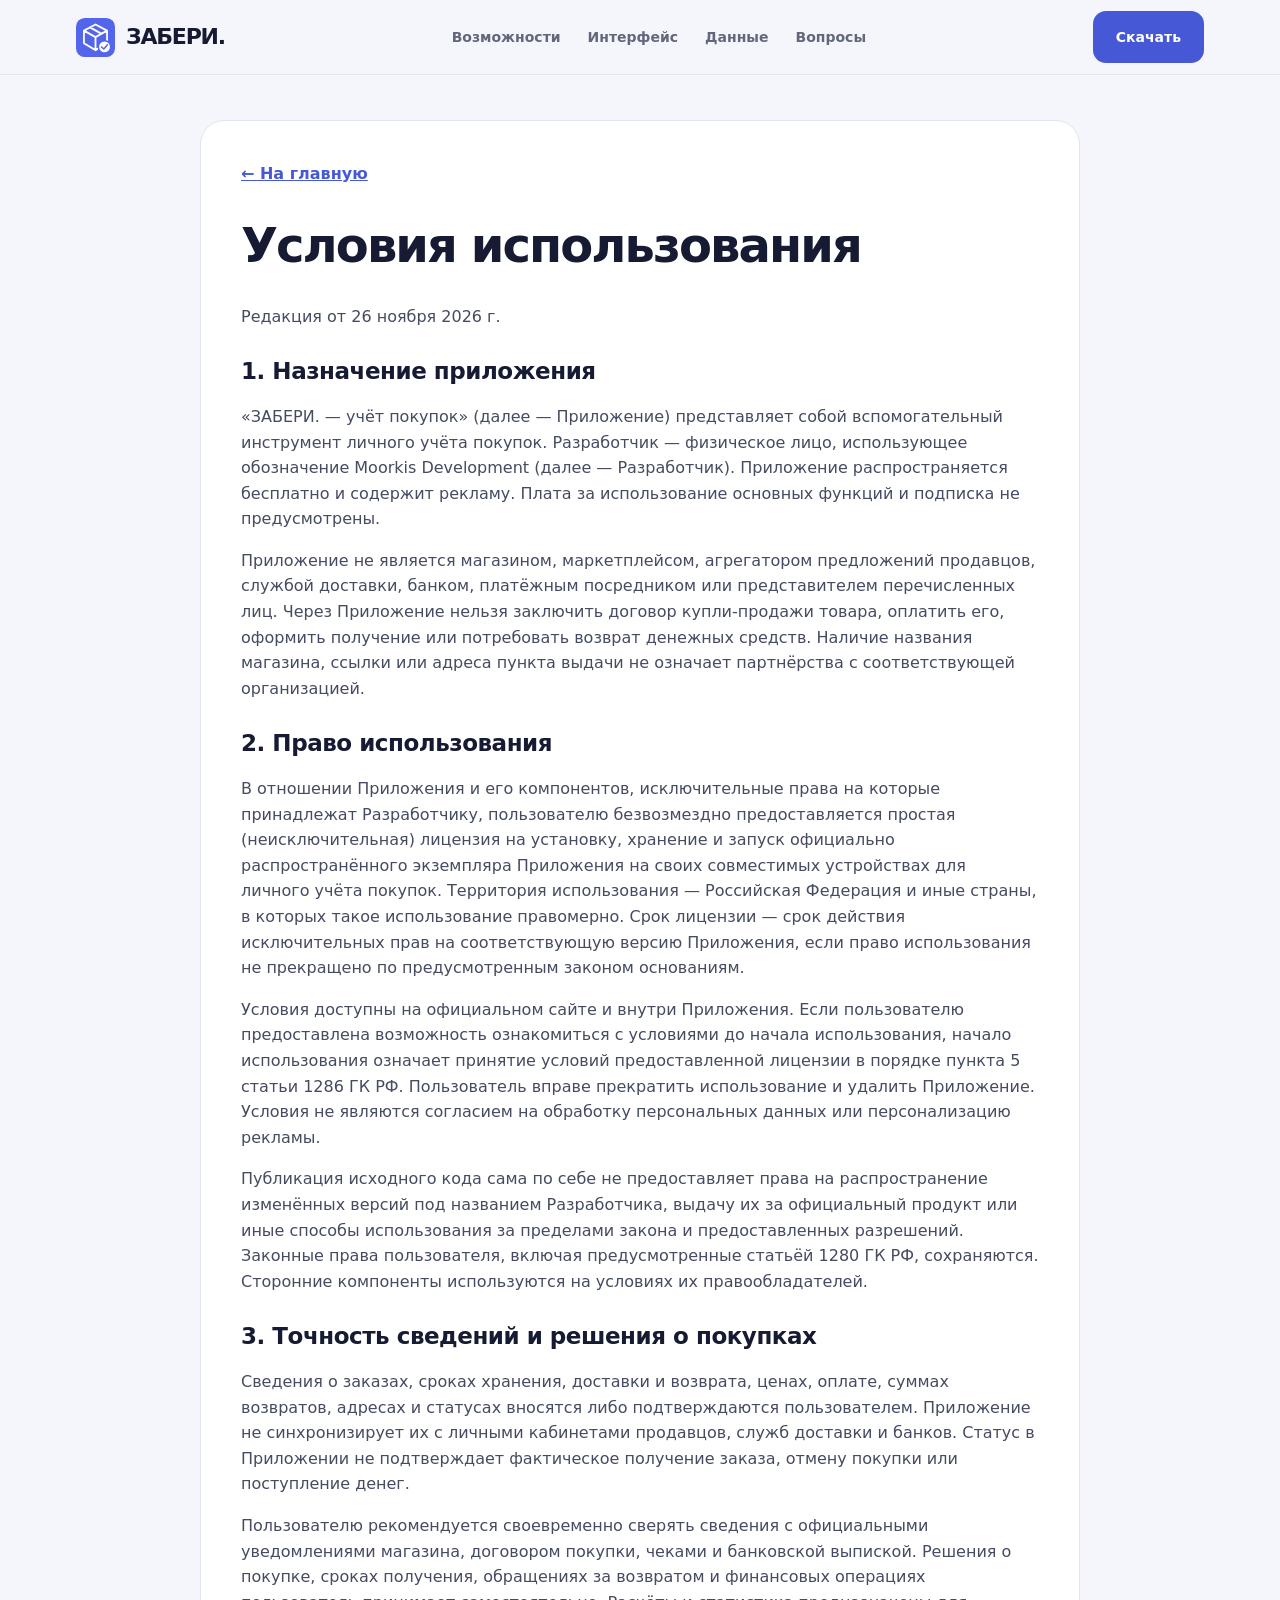
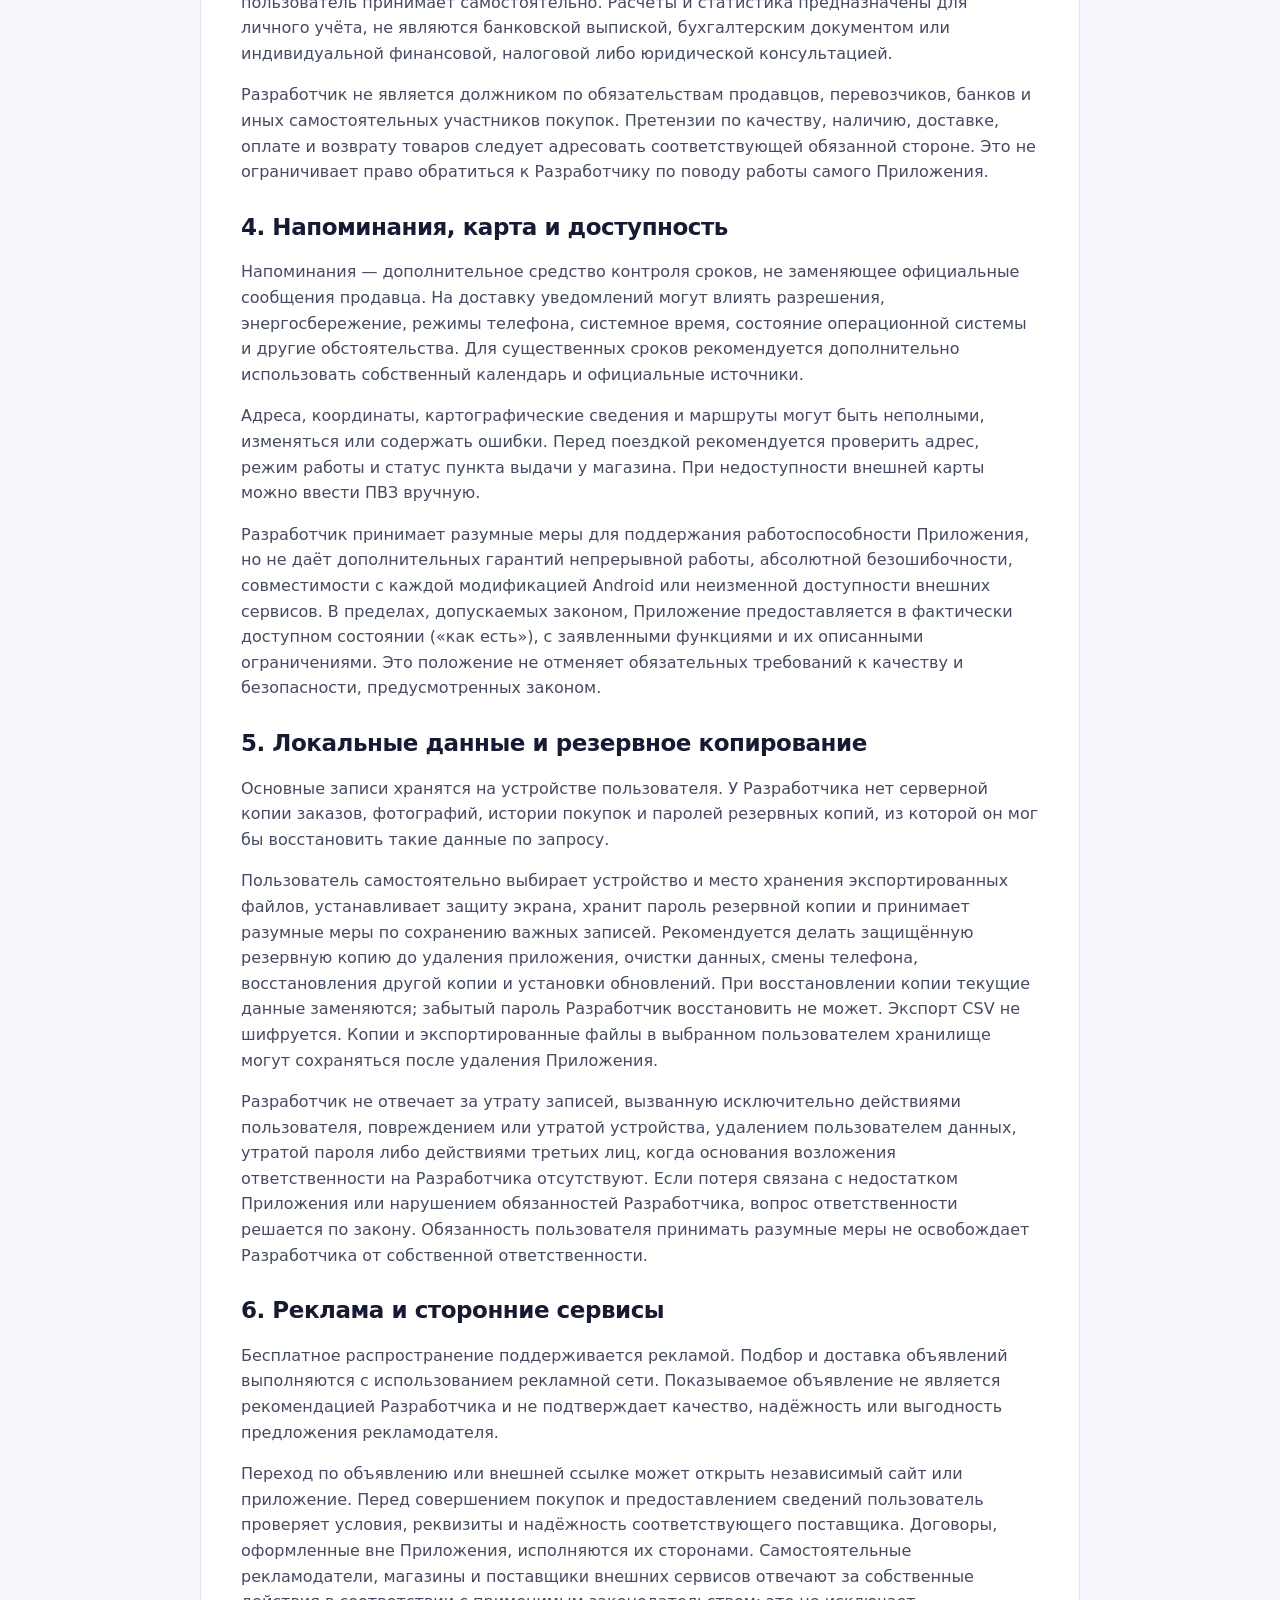
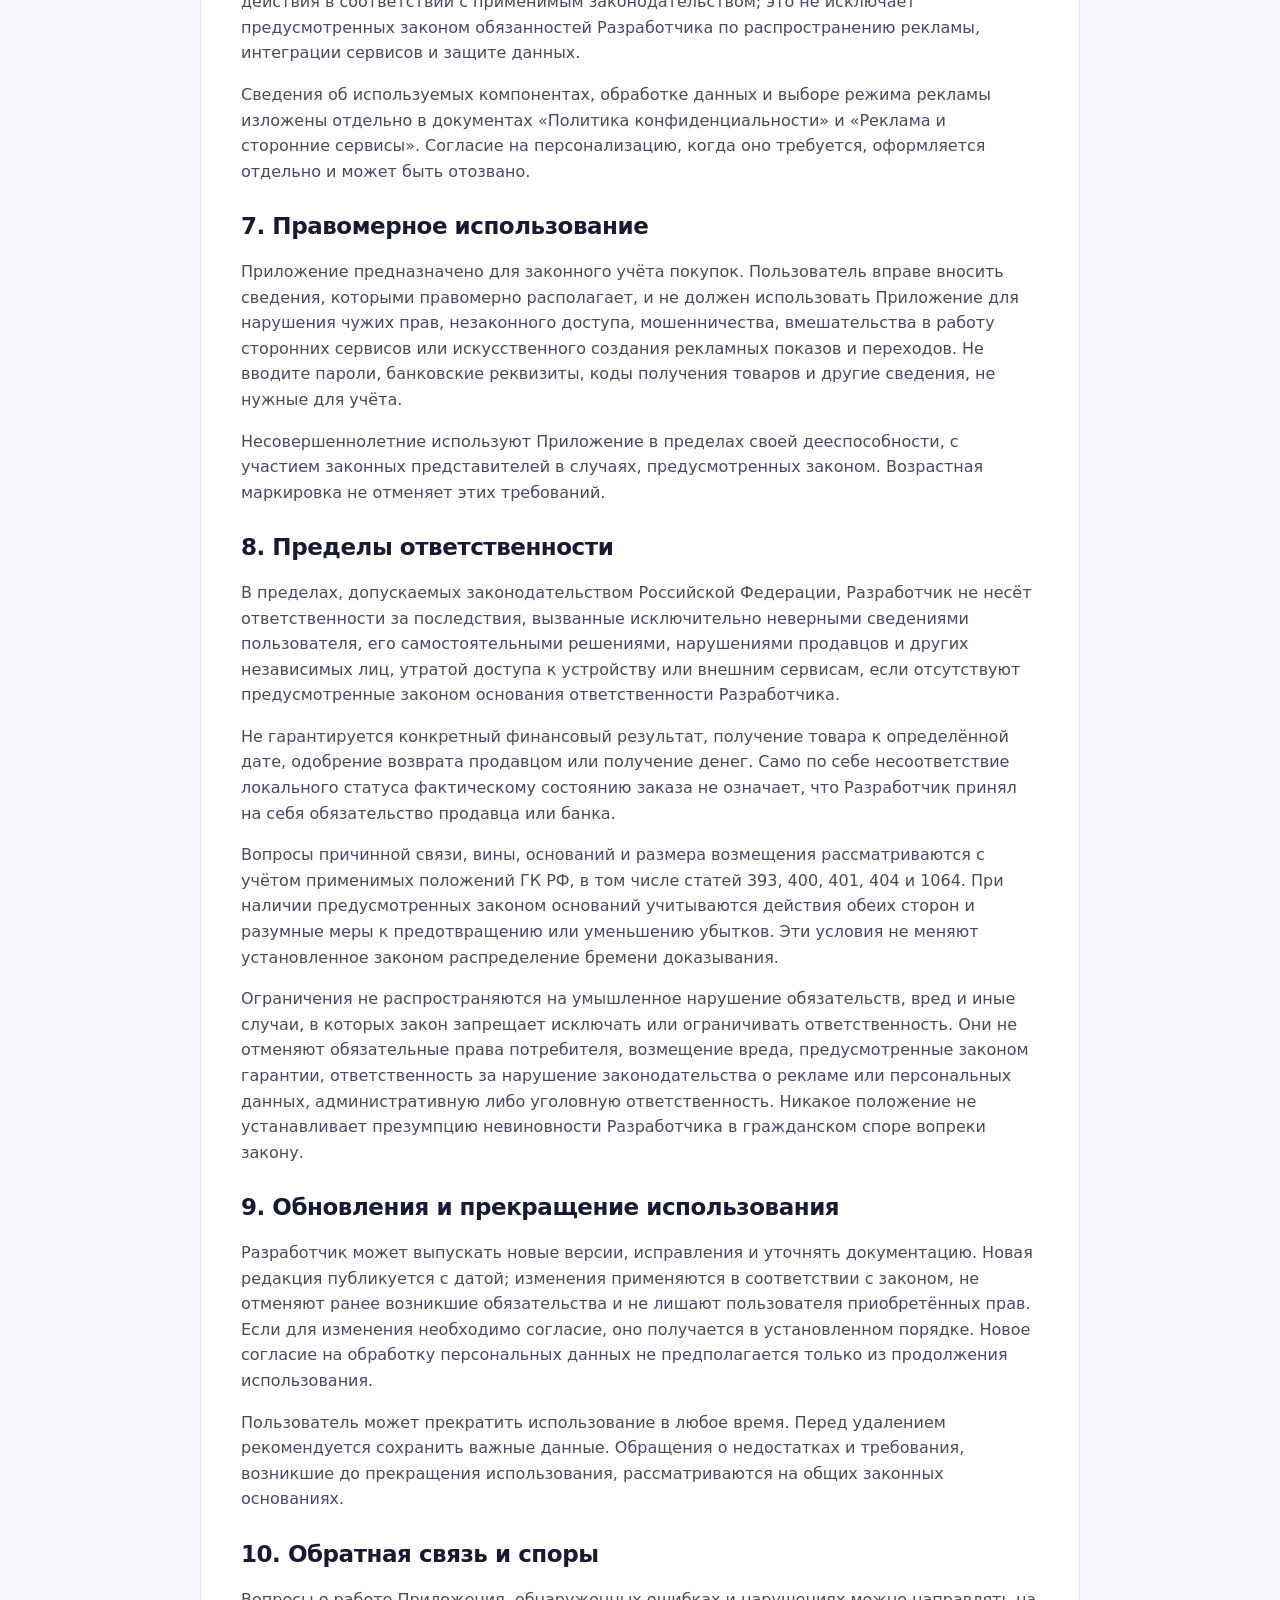
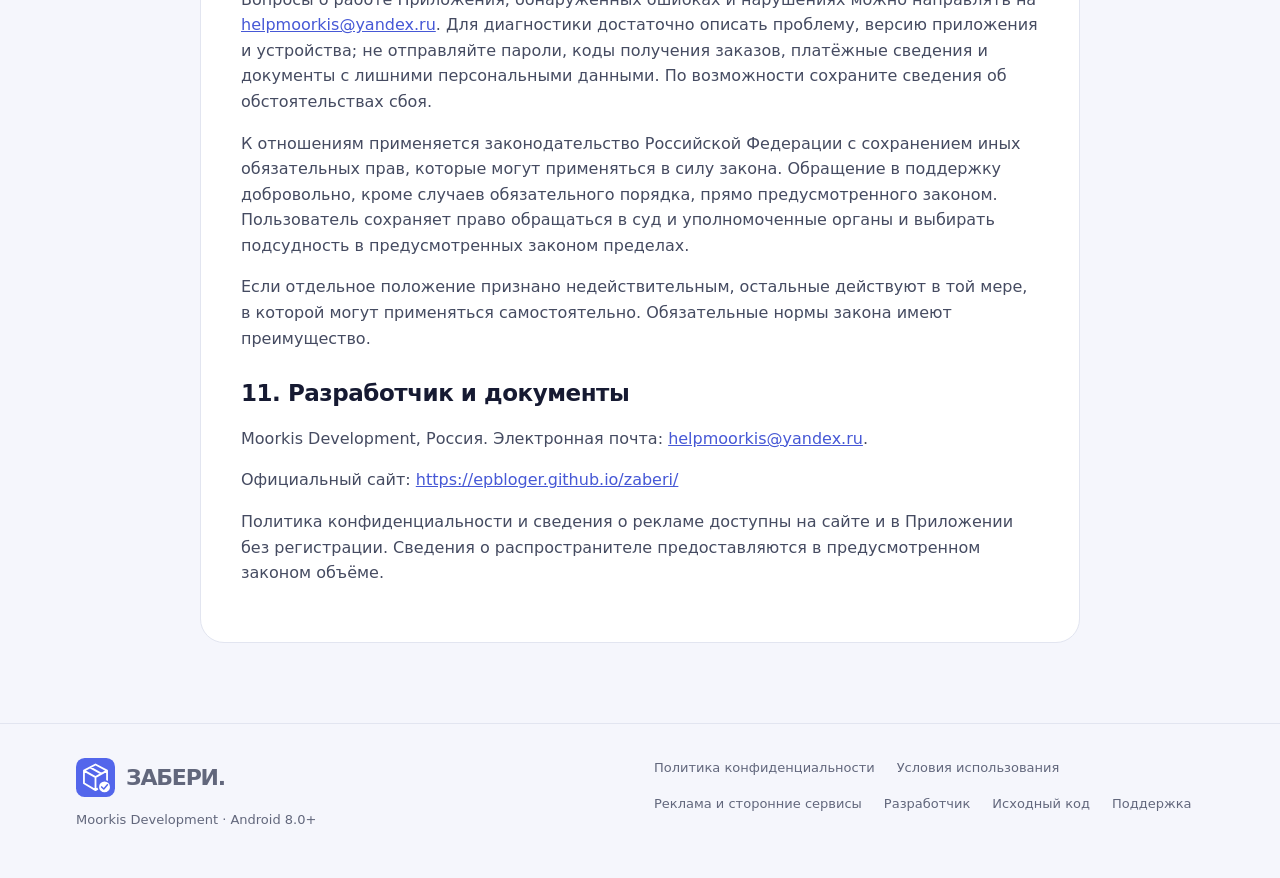
<file: terms.html>
<!doctype html><html lang="ru"><head><meta charset="utf-8"><meta name="viewport" content="width=device-width,initial-scale=1"><meta name="description" content="Условия использования приложения ЗАБЕРИ."><meta name="theme-color" content="#f5f6fc"><meta property="og:title" content="Условия использования — ЗАБЕРИ."><meta property="og:description" content="Условия использования приложения ЗАБЕРИ."><meta property="og:image" content="https://epbloger.github.io/zaberi/assets/cover.svg"><title>Условия использования — ЗАБЕРИ.</title><link rel="icon" type="image/svg+xml" href="assets/icon.svg"><link rel="stylesheet" href="assets/site.css"></head><body><a class="skip" href="#main">К содержимому</a><header class="nav"><div class="wrap"><a class="brand" href="./" aria-label="ЗАБЕРИ. — главная"><img src="assets/icon.svg" alt="">ЗАБЕРИ.</a><nav class="navlinks" aria-label="Разделы сайта"><a href="./#features">Возможности</a><a href="./#screens">Интерфейс</a><a href="./#privacy">Данные</a><a href="./#faq">Вопросы</a></nav><a class="btn primary" href="./#download">Скачать</a></div></header><main id="main" class="legal"><a class="backlink" href="./">← На главную</a><h1>Условия использования</h1><p>Редакция от 26 ноября 2026 г.</p><h2>1. Назначение приложения</h2><p>«ЗАБЕРИ. — учёт покупок» (далее — Приложение) представляет собой вспомогательный инструмент личного учёта покупок. Разработчик — физическое лицо, использующее обозначение Moorkis Development (далее — Разработчик). Приложение распространяется бесплатно и содержит рекламу. Плата за использование основных функций и подписка не предусмотрены.</p><p>Приложение не является магазином, маркетплейсом, агрегатором предложений продавцов, службой доставки, банком, платёжным посредником или представителем перечисленных лиц. Через Приложение нельзя заключить договор купли-продажи товара, оплатить его, оформить получение или потребовать возврат денежных средств. Наличие названия магазина, ссылки или адреса пункта выдачи не означает партнёрства с соответствующей организацией.</p><h2>2. Право использования</h2><p>В отношении Приложения и его компонентов, исключительные права на которые принадлежат Разработчику, пользователю безвозмездно предоставляется простая (неисключительная) лицензия на установку, хранение и запуск официально распространённого экземпляра Приложения на своих совместимых устройствах для личного учёта покупок. Территория использования — Российская Федерация и иные страны, в которых такое использование правомерно. Срок лицензии — срок действия исключительных прав на соответствующую версию Приложения, если право использования не прекращено по предусмотренным законом основаниям.</p><p>Условия доступны на официальном сайте и внутри Приложения. Если пользователю предоставлена возможность ознакомиться с условиями до начала использования, начало использования означает принятие условий предоставленной лицензии в порядке пункта 5 статьи 1286 ГК РФ. Пользователь вправе прекратить использование и удалить Приложение. Условия не являются согласием на обработку персональных данных или персонализацию рекламы.</p><p>Публикация исходного кода сама по себе не предоставляет права на распространение изменённых версий под названием Разработчика, выдачу их за официальный продукт или иные способы использования за пределами закона и предоставленных разрешений. Законные права пользователя, включая предусмотренные статьёй 1280 ГК РФ, сохраняются. Сторонние компоненты используются на условиях их правообладателей.</p><h2>3. Точность сведений и решения о покупках</h2><p>Сведения о заказах, сроках хранения, доставки и возврата, ценах, оплате, суммах возвратов, адресах и статусах вносятся либо подтверждаются пользователем. Приложение не синхронизирует их с личными кабинетами продавцов, служб доставки и банков. Статус в Приложении не подтверждает фактическое получение заказа, отмену покупки или поступление денег.</p><p>Пользователю рекомендуется своевременно сверять сведения с официальными уведомлениями магазина, договором покупки, чеками и банковской выпиской. Решения о покупке, сроках получения, обращениях за возвратом и финансовых операциях пользователь принимает самостоятельно. Расчёты и статистика предназначены для личного учёта, не являются банковской выпиской, бухгалтерским документом или индивидуальной финансовой, налоговой либо юридической консультацией.</p><p>Разработчик не является должником по обязательствам продавцов, перевозчиков, банков и иных самостоятельных участников покупок. Претензии по качеству, наличию, доставке, оплате и возврату товаров следует адресовать соответствующей обязанной стороне. Это не ограничивает право обратиться к Разработчику по поводу работы самого Приложения.</p><h2>4. Напоминания, карта и доступность</h2><p>Напоминания — дополнительное средство контроля сроков, не заменяющее официальные сообщения продавца. На доставку уведомлений могут влиять разрешения, энергосбережение, режимы телефона, системное время, состояние операционной системы и другие обстоятельства. Для существенных сроков рекомендуется дополнительно использовать собственный календарь и официальные источники.</p><p>Адреса, координаты, картографические сведения и маршруты могут быть неполными, изменяться или содержать ошибки. Перед поездкой рекомендуется проверить адрес, режим работы и статус пункта выдачи у магазина. При недоступности внешней карты можно ввести ПВЗ вручную.</p><p>Разработчик принимает разумные меры для поддержания работоспособности Приложения, но не даёт дополнительных гарантий непрерывной работы, абсолютной безошибочности, совместимости с каждой модификацией Android или неизменной доступности внешних сервисов. В пределах, допускаемых законом, Приложение предоставляется в фактически доступном состоянии («как есть»), с заявленными функциями и их описанными ограничениями. Это положение не отменяет обязательных требований к качеству и безопасности, предусмотренных законом.</p><h2>5. Локальные данные и резервное копирование</h2><p>Основные записи хранятся на устройстве пользователя. У Разработчика нет серверной копии заказов, фотографий, истории покупок и паролей резервных копий, из которой он мог бы восстановить такие данные по запросу.</p><p>Пользователь самостоятельно выбирает устройство и место хранения экспортированных файлов, устанавливает защиту экрана, хранит пароль резервной копии и принимает разумные меры по сохранению важных записей. Рекомендуется делать защищённую резервную копию до удаления приложения, очистки данных, смены телефона, восстановления другой копии и установки обновлений. При восстановлении копии текущие данные заменяются; забытый пароль Разработчик восстановить не может. Экспорт CSV не шифруется. Копии и экспортированные файлы в выбранном пользователем хранилище могут сохраняться после удаления Приложения.</p><p>Разработчик не отвечает за утрату записей, вызванную исключительно действиями пользователя, повреждением или утратой устройства, удалением пользователем данных, утратой пароля либо действиями третьих лиц, когда основания возложения ответственности на Разработчика отсутствуют. Если потеря связана с недостатком Приложения или нарушением обязанностей Разработчика, вопрос ответственности решается по закону. Обязанность пользователя принимать разумные меры не освобождает Разработчика от собственной ответственности.</p><h2>6. Реклама и сторонние сервисы</h2><p>Бесплатное распространение поддерживается рекламой. Подбор и доставка объявлений выполняются с использованием рекламной сети. Показываемое объявление не является рекомендацией Разработчика и не подтверждает качество, надёжность или выгодность предложения рекламодателя.</p><p>Переход по объявлению или внешней ссылке может открыть независимый сайт или приложение. Перед совершением покупок и предоставлением сведений пользователь проверяет условия, реквизиты и надёжность соответствующего поставщика. Договоры, оформленные вне Приложения, исполняются их сторонами. Самостоятельные рекламодатели, магазины и поставщики внешних сервисов отвечают за собственные действия в соответствии с применимым законодательством; это не исключает предусмотренных законом обязанностей Разработчика по распространению рекламы, интеграции сервисов и защите данных.</p><p>Сведения об используемых компонентах, обработке данных и выборе режима рекламы изложены отдельно в документах «Политика конфиденциальности» и «Реклама и сторонние сервисы». Согласие на персонализацию, когда оно требуется, оформляется отдельно и может быть отозвано.</p><h2>7. Правомерное использование</h2><p>Приложение предназначено для законного учёта покупок. Пользователь вправе вносить сведения, которыми правомерно располагает, и не должен использовать Приложение для нарушения чужих прав, незаконного доступа, мошенничества, вмешательства в работу сторонних сервисов или искусственного создания рекламных показов и переходов. Не вводите пароли, банковские реквизиты, коды получения товаров и другие сведения, не нужные для учёта.</p><p>Несовершеннолетние используют Приложение в пределах своей дееспособности, с участием законных представителей в случаях, предусмотренных законом. Возрастная маркировка не отменяет этих требований.</p><h2>8. Пределы ответственности</h2><p>В пределах, допускаемых законодательством Российской Федерации, Разработчик не несёт ответственности за последствия, вызванные исключительно неверными сведениями пользователя, его самостоятельными решениями, нарушениями продавцов и других независимых лиц, утратой доступа к устройству или внешним сервисам, если отсутствуют предусмотренные законом основания ответственности Разработчика.</p><p>Не гарантируется конкретный финансовый результат, получение товара к определённой дате, одобрение возврата продавцом или получение денег. Само по себе несоответствие локального статуса фактическому состоянию заказа не означает, что Разработчик принял на себя обязательство продавца или банка.</p><p>Вопросы причинной связи, вины, оснований и размера возмещения рассматриваются с учётом применимых положений ГК РФ, в том числе статей 393, 400, 401, 404 и 1064. При наличии предусмотренных законом оснований учитываются действия обеих сторон и разумные меры к предотвращению или уменьшению убытков. Эти условия не меняют установленное законом распределение бремени доказывания.</p><p>Ограничения не распространяются на умышленное нарушение обязательств, вред и иные случаи, в которых закон запрещает исключать или ограничивать ответственность. Они не отменяют обязательные права потребителя, возмещение вреда, предусмотренные законом гарантии, ответственность за нарушение законодательства о рекламе или персональных данных, административную либо уголовную ответственность. Никакое положение не устанавливает презумпцию невиновности Разработчика в гражданском споре вопреки закону.</p><h2>9. Обновления и прекращение использования</h2><p>Разработчик может выпускать новые версии, исправления и уточнять документацию. Новая редакция публикуется с датой; изменения применяются в соответствии с законом, не отменяют ранее возникшие обязательства и не лишают пользователя приобретённых прав. Если для изменения необходимо согласие, оно получается в установленном порядке. Новое согласие на обработку персональных данных не предполагается только из продолжения использования.</p><p>Пользователь может прекратить использование в любое время. Перед удалением рекомендуется сохранить важные данные. Обращения о недостатках и требования, возникшие до прекращения использования, рассматриваются на общих законных основаниях.</p><h2>10. Обратная связь и споры</h2><p>Вопросы о работе Приложения, обнаруженных ошибках и нарушениях можно направлять на <a href="mailto:helpmoorkis@yandex.ru">helpmoorkis@yandex.ru</a>. Для диагностики достаточно описать проблему, версию приложения и устройства; не отправляйте пароли, коды получения заказов, платёжные сведения и документы с лишними персональными данными. По возможности сохраните сведения об обстоятельствах сбоя.</p><p>К отношениям применяется законодательство Российской Федерации с сохранением иных обязательных прав, которые могут применяться в силу закона. Обращение в поддержку добровольно, кроме случаев обязательного порядка, прямо предусмотренного законом. Пользователь сохраняет право обращаться в суд и уполномоченные органы и выбирать подсудность в предусмотренных законом пределах.</p><p>Если отдельное положение признано недействительным, остальные действуют в той мере, в которой могут применяться самостоятельно. Обязательные нормы закона имеют преимущество.</p><h2>11. Разработчик и документы</h2><p>Moorkis Development, Россия. Электронная почта: <a href="mailto:helpmoorkis@yandex.ru">helpmoorkis@yandex.ru</a>.</p><p>Официальный сайт: <a href="https://epbloger.github.io/zaberi/">https://epbloger.github.io/zaberi/</a></p><p>Политика конфиденциальности и сведения о рекламе доступны на сайте и в Приложении без регистрации. Сведения о распространителе предоставляются в предусмотренном законом объёме.</p></main><footer class="footer"><div class="wrap footer-grid"><div><a class="brand" href="./"><img src="assets/icon.svg" alt="">ЗАБЕРИ.</a><p>Moorkis Development · Android 8.0+</p></div><div class="footer-links"><a href="privacy.html">Политика конфиденциальности</a><a href="terms.html">Условия использования</a><a href="ads.html">Реклама и сторонние сервисы</a><a href="developer.html">Разработчик</a><a href="https://github.com/epbloger/zaberi/tree/release-1.0-dev">Исходный код</a><a href="mailto:helpmoorkis@yandex.ru">Поддержка</a></div></div></footer></body></html>
</file>
<file: assets/site.css>
:root{--ink:#161a32;--muted:#62677c;--brand:#4658d6;--paper:#f5f6fc;--line:#e2e5f0;--max:1180px}*{box-sizing:border-box}html{scroll-behavior:smooth;scroll-padding-top:90px}body{margin:0;background:var(--paper);color:var(--ink);font:16px/1.6 system-ui,-apple-system,"Segoe UI",sans-serif}a{color:inherit;text-decoration:none}img{max-width:100%;display:block}button{font:inherit;cursor:pointer}a:focus-visible,button:focus-visible,summary:focus-visible{outline:3px solid #5366eb;outline-offset:5px}.wrap{max-width:var(--max);margin:auto;padding:0 26px}.skip{position:absolute;top:-80px;background:white;padding:12px;z-index:100}.skip:focus{top:10px}.nav{position:sticky;top:0;z-index:10;background:#f5f6fcee;backdrop-filter:blur(18px);border-bottom:1px solid #e2e5f0}.nav .wrap{display:flex;align-items:center;justify-content:space-between;min-height:74px;gap:18px}.brand{display:flex;align-items:center;gap:11px;font-weight:900;font-size:22px;letter-spacing:-1.2px}.brand img{width:39px}.navlinks{display:flex;gap:27px;font-size:14px;color:var(--muted);font-weight:600}.navlinks a:hover{color:var(--brand)}.btn{display:inline-flex;align-items:center;justify-content:center;gap:8px;padding:14px 22px;border-radius:13px;font-size:14px;font-weight:700;border:1px solid transparent;transition:transform .2s,box-shadow .2s}.btn:hover{transform:translateY(-3px);box-shadow:0 12px 28px #161a3220}.primary{background:var(--brand);color:#fff}.light{background:white;color:#303eb2}.outline{border-color:#ffffff4d;color:white}.hero{isolation:isolate;overflow:hidden;position:relative;max-width:1320px;margin:22px auto 0;border-radius:34px;color:#fff;background:radial-gradient(ellipse at 85% 15%,#737ef9,transparent 52%),radial-gradient(ellipse at 30% 100%,#3448b5,transparent 65%),#171c42}.hero:before{content:"";position:absolute;inset:0;z-index:-1;background:linear-gradient(#ffffff13 1px,transparent 1px),linear-gradient(90deg,#ffffff13 1px,transparent 1px);background-size:44px 44px;mask-image:linear-gradient(90deg,transparent,#000)}.hero .wrap{min-height:650px;display:grid;grid-template-columns:1fr .95fr;gap:28px;align-items:center;padding:65px 34px}.eyebrow{text-transform:uppercase;letter-spacing:.14em;font-size:11px;font-weight:800;color:#b9c4ff;display:flex;align-items:center;gap:10px}.dot{background:#8cefb8;width:8px;height:8px;border-radius:50%;box-shadow:0 0 0 5px #8cefb82c}.hero h1{font-size:clamp(47px,5.8vw,83px);line-height:1.02;letter-spacing:-.075em;margin:24px 0;font-weight:850}.hero h1 span{color:#b8c3ff}.lead{font-size:19px;color:#e0e4fc;max-width:510px;margin:0 0 30px}.actions{display:flex;flex-wrap:wrap;gap:12px}.note{font-size:12px;color:#c3cbee;margin-top:20px}.visual{height:510px;position:relative;display:grid;place-items:center}.orb{position:absolute;width:390px;height:390px;border-radius:50%;border:1px solid #ffffff30;box-shadow:0 0 0 40px #ffffff09,0 0 0 80px #ffffff06}.phone{border:8px solid #151725;border-radius:34px;background:#151725;overflow:hidden;box-shadow:0 32px 70px #0a0e2990;aspect-ratio:390/800}.phone img{width:100%;height:100%;object-fit:contain;border-radius:25px}.front{width:238px;position:relative;z-index:2;animation:float 7s ease-in-out infinite;transform:translateX(-25px) rotate(-5deg)}.back{width:204px;position:absolute;transform:translateX(118px) rotate(10deg);opacity:.9}.bubble{position:absolute;z-index:3;background:#fff;color:#1c2343;padding:12px 16px;border-radius:15px;font-weight:750;font-size:14px;box-shadow:0 15px 40px #10153640;animation:drift 6s ease-in-out infinite}.bubble small{display:block;color:#62677c;font-size:11px;font-weight:500}.b1{left:0;top:74px}.b2{right:0;bottom:80px;animation-direction:reverse}@keyframes float{0%,100%{transform:translate(-25px,0) rotate(-5deg)}50%{transform:translate(-25px,-12px) rotate(-3deg)}}@keyframes drift{0%,100%{translate:0 0}50%{translate:0 -10px}}.trust{display:grid;grid-template-columns:repeat(4,1fr);gap:18px;padding:25px 0 10px}.trust>div{border-bottom:1px solid var(--line);padding:14px 0;font-size:13px;color:var(--muted)}.trust b{display:block;color:var(--ink);font-size:16px}.section{padding:94px 0 0}.kicker{font-size:11px;font-weight:850;letter-spacing:.15em;color:var(--brand);text-transform:uppercase}h2{font-size:clamp(32px,4.4vw,56px);line-height:1.07;letter-spacing:-.055em;margin:12px 0 20px}.intro{color:var(--muted);max-width:620px;font-size:18px;margin-bottom:30px}.grid{display:grid;grid-template-columns:repeat(3,1fr);gap:16px}.tile{background:#fff;border:1px solid var(--line);border-radius:23px;padding:26px;min-height:210px;transition:transform .3s,border-color .3s}.tile:hover{transform:translateY(-5px);border-color:#b6bfff}.tile-icon{width:46px;height:46px;display:grid;place-items:center;border-radius:14px;background:#e9edff;color:#4658d6;font-size:24px;font-weight:700}.tile h3{font-size:19px;letter-spacing:-.03em;margin:16px 0 7px}.tile p{margin:0;color:var(--muted);font-size:14px}.gallery{background:#e9edff;border:1px solid #dce2ff;border-radius:30px;padding:28px;display:grid;grid-template-columns:1fr 1fr;align-items:center;gap:30px}.tabs{display:grid;gap:9px}.tab{padding:16px 18px;text-align:left;background:#ffffff80;color:var(--ink);border:1px solid transparent;border-radius:14px;font-weight:700}.tab span{display:block;color:var(--muted);font-size:13px;font-weight:400}.tab[aria-pressed=true]{background:white;border-color:#b5bfff;box-shadow:0 5px 16px #4658d611}.display{display:grid;place-items:center;min-height:545px;background:radial-gradient(circle,#c6ceff,transparent 65%)}.display .phone{width:248px;box-shadow:0 25px 45px #343e8a35}.display .phone img{transition:opacity .2s}.demo-note{font-size:12px;color:#535c85;margin:12px 0 0;text-align:center}.privacy{display:grid;grid-template-columns:1.1fr 1fr;gap:22px;background:#171c42;color:#fff;border-radius:30px;padding:44px}.privacy p{color:#cbd2f8}.privacy .kicker{color:#aebcff}.privacy-list{display:grid;align-content:center;gap:12px}.privacy-list div{padding:15px 18px;background:#ffffff0a;border:1px solid #ffffff1c;border-radius:14px}.privacy-list b{color:#b8c3ff}.steps{display:grid;grid-template-columns:repeat(3,1fr);gap:16px}.step{border-top:1px solid #cbd2e8;padding:22px 8px 0}.step strong{font-size:32px;color:#5366eb;letter-spacing:-.07em}.step h3{margin:12px 0 8px}.step p{margin:0;color:var(--muted)}.faq{display:grid;gap:10px;max-width:860px}.faq details{background:#fff;border:1px solid var(--line);border-radius:16px;padding:18px 22px}.faq summary{cursor:pointer;font-weight:700}.faq p{color:var(--muted);margin:12px 0 0}.cta{border-radius:30px;background:linear-gradient(135deg,#343fb5,#5366eb);color:#fff;padding:45px;display:grid;grid-template-columns:1fr auto;align-items:center;gap:24px}.cta p{color:#e0e4ff;margin:0;max-width:650px}.cta h2{margin-top:0}.footer{margin-top:80px;border-top:1px solid var(--line);padding:34px 0;color:var(--muted);font-size:13px}.footer-grid{display:grid;grid-template-columns:1fr 1fr;gap:28px}.footer-links{display:flex;gap:15px 22px;flex-wrap:wrap;align-content:start}.footer a:hover,.legal a:hover{text-decoration:underline}.legal{max-width:880px;margin:45px auto 80px;padding:40px;background:white;border:1px solid var(--line);border-radius:24px;overflow-wrap:anywhere}.legal h1{font-size:clamp(30px,5vw,48px);line-height:1.1;letter-spacing:-.04em}.legal h2{font-size:23px;letter-spacing:-.02em;margin-top:30px}.legal a{color:var(--brand);text-decoration:underline}.legal p{color:#454b61}.legal .backlink{font-weight:700}.reveal{opacity:1;transform:none}.js .reveal.pending{opacity:0;transform:translateY(20px)}.js .reveal{transition:opacity .65s,transform .65s}@media(max-width:1000px){.hero{margin:14px 14px 0}.hero .wrap{grid-template-columns:1fr .85fr}.visual{height:480px}.front{width:210px}.back{width:178px;transform:translateX(85px) rotate(10deg)}.bubble{font-size:12px;padding:10px}.orb{width:270px;height:270px}.navlinks{gap:15px}.grid{grid-template-columns:repeat(2,1fr)}}@media(max-width:720px){.wrap{padding:0 18px}.nav .wrap{min-height:65px}.navlinks{display:none}.brand{font-size:20px}.nav .btn{padding:10px 13px;font-size:12px}.hero{margin:10px 10px 0;border-radius:24px}.hero .wrap{grid-template-columns:1fr;min-height:0;padding:36px 22px 12px;gap:0}.hero h1{font-size:clamp(43px,10vw,65px)}.lead{font-size:17px}.visual{height:450px}.front{width:195px}.back{width:165px;transform:translateX(83px) rotate(10deg)}.b1{top:65px;left:0}.b2{bottom:66px;right:0}.trust{grid-template-columns:repeat(2,1fr);gap:12px}.section{padding-top:65px}.grid{grid-template-columns:1fr}.tile{min-height:0}.gallery{grid-template-columns:1fr;padding:16px;gap:10px}.display{min-height:500px}.privacy{grid-template-columns:1fr;padding:26px}.steps{grid-template-columns:1fr}.cta{grid-template-columns:1fr;padding:28px}.footer-grid{grid-template-columns:1fr}.legal{margin:20px 14px;padding:23px}.footer{margin-top:55px}}@media(max-width:350px){.bubble{display:none}.back{transform:translateX(62px) rotate(8deg)}.front{width:178px}.display .phone{width:220px}}@media(prefers-reduced-motion:reduce){html{scroll-behavior:auto}*,*::before,*::after{animation:none!important;transition:none!important}.js .reveal.pending{opacity:1;transform:none}}
</file>
